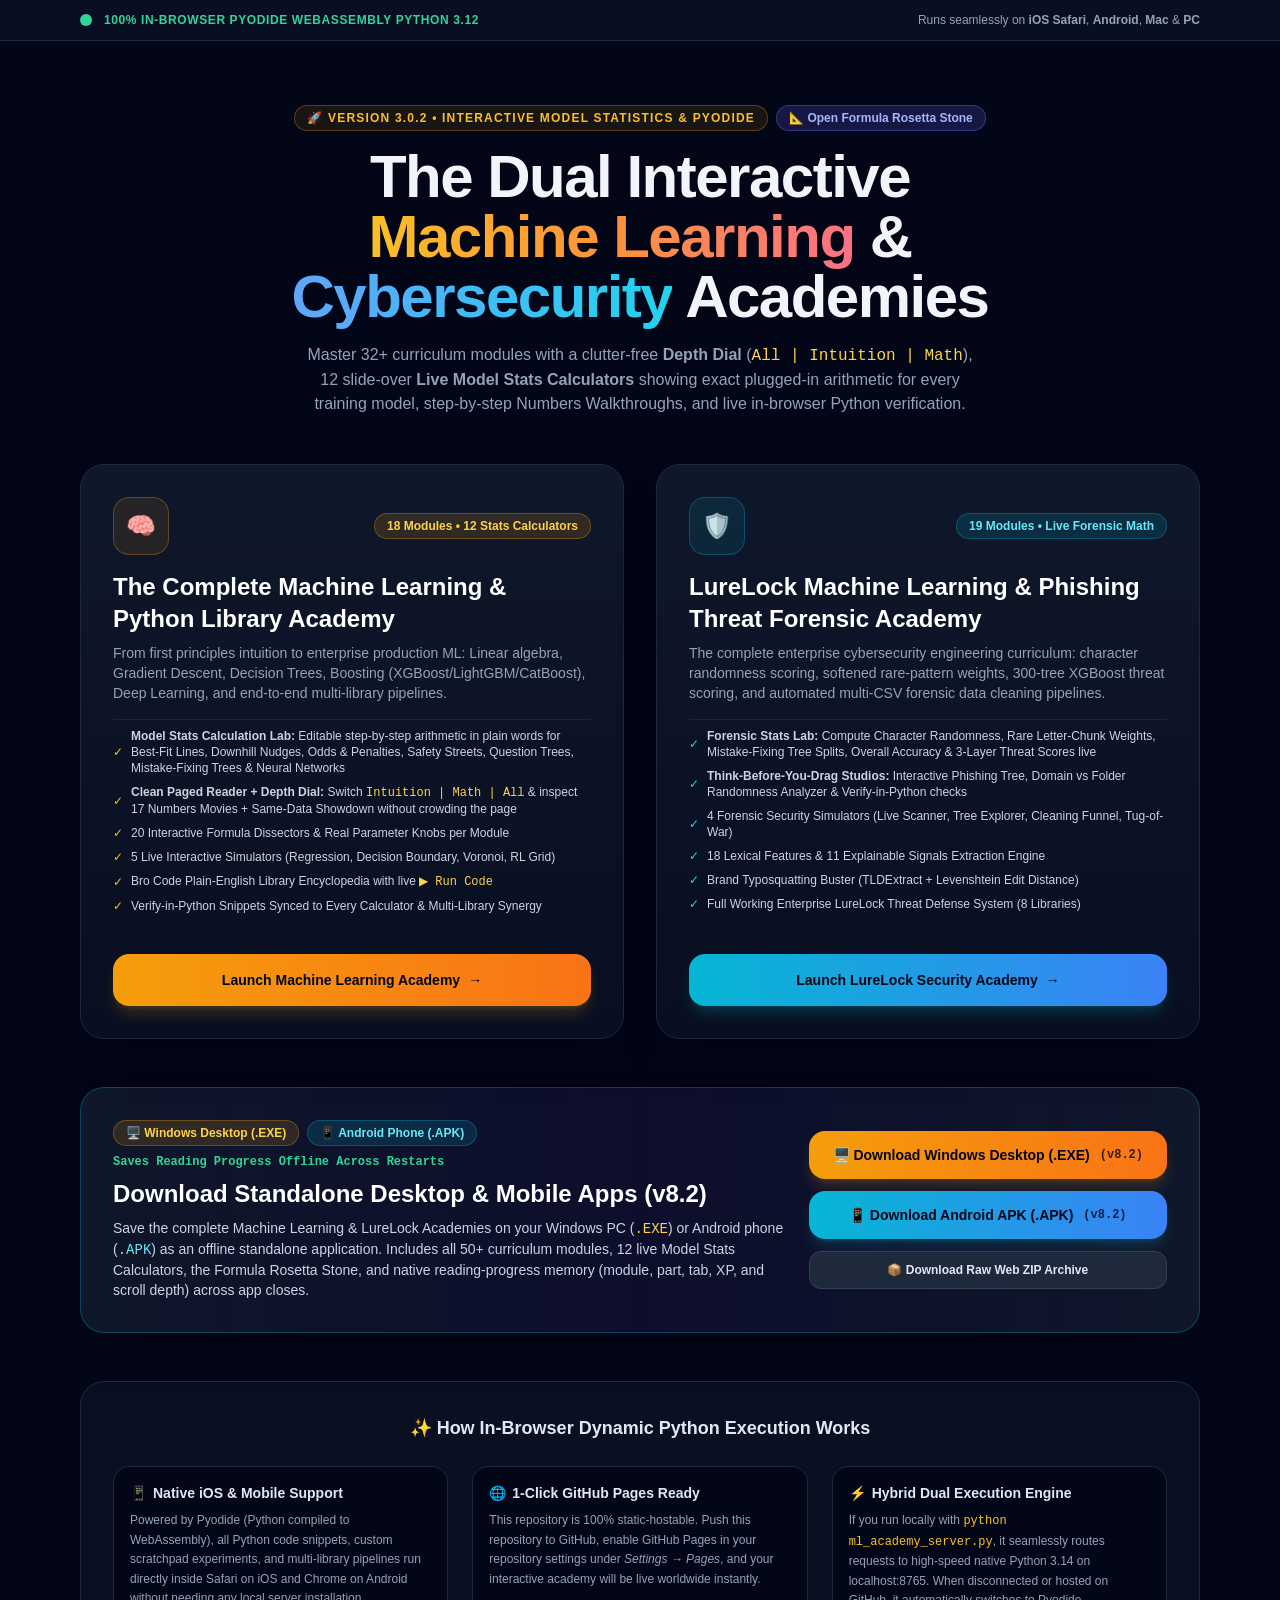
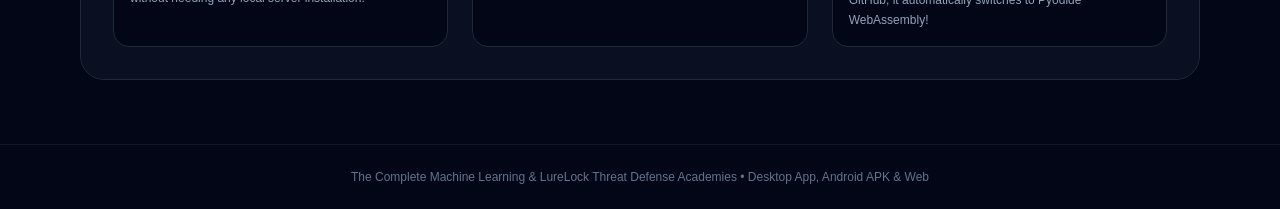
<file: index.html>
<!DOCTYPE html>
<html lang="en">
<head>
  <meta charset="UTF-8">
  <meta name="viewport" content="width=device-width, initial-scale=1.0, maximum-scale=5.0, user-scalable=yes">
  <title>Interactive Machine Learning & Cybersecurity Academies — GitHub Pages Hub</title>
  <style>
    body {
      font-family: 'Plus Jakarta Sans', -apple-system, BlinkMacSystemFont, "Segoe UI", Roboto, sans-serif;
      -webkit-font-smoothing: antialiased;
    }
    code, pre, .font-mono {
      font-family: 'JetBrains Mono', monospace;
    }
  </style>

  <style id="offline-tailwind">
*, ::before, ::after{--tw-border-spacing-x:0;--tw-border-spacing-y:0;--tw-translate-x:0;--tw-translate-y:0;--tw-rotate:0;--tw-skew-x:0;--tw-skew-y:0;--tw-scale-x:1;--tw-scale-y:1;--tw-pan-x: ;--tw-pan-y: ;--tw-pinch-zoom: ;--tw-scroll-snap-strictness:proximity;--tw-gradient-from-position: ;--tw-gradient-via-position: ;--tw-gradient-to-position: ;--tw-ordinal: ;--tw-slashed-zero: ;--tw-numeric-figure: ;--tw-numeric-spacing: ;--tw-numeric-fraction: ;--tw-ring-inset: ;--tw-ring-offset-width:0px;--tw-ring-offset-color:#fff;--tw-ring-color:rgb(59 130 246 / 0.5);--tw-ring-offset-shadow:0 0 #0000;--tw-ring-shadow:0 0 #0000;--tw-shadow:0 0 #0000;--tw-shadow-colored:0 0 #0000;--tw-blur: ;--tw-brightness: ;--tw-contrast: ;--tw-grayscale: ;--tw-hue-rotate: ;--tw-invert: ;--tw-saturate: ;--tw-sepia: ;--tw-drop-shadow: ;--tw-backdrop-blur: ;--tw-backdrop-brightness: ;--tw-backdrop-contrast: ;--tw-backdrop-grayscale: ;--tw-backdrop-hue-rotate: ;--tw-backdrop-invert: ;--tw-backdrop-opacity: ;--tw-backdrop-saturate: ;--tw-backdrop-sepia: ;--tw-contain-size: ;--tw-contain-layout: ;--tw-contain-paint: ;--tw-contain-style: }::backdrop{--tw-border-spacing-x:0;--tw-border-spacing-y:0;--tw-translate-x:0;--tw-translate-y:0;--tw-rotate:0;--tw-skew-x:0;--tw-skew-y:0;--tw-scale-x:1;--tw-scale-y:1;--tw-pan-x: ;--tw-pan-y: ;--tw-pinch-zoom: ;--tw-scroll-snap-strictness:proximity;--tw-gradient-from-position: ;--tw-gradient-via-position: ;--tw-gradient-to-position: ;--tw-ordinal: ;--tw-slashed-zero: ;--tw-numeric-figure: ;--tw-numeric-spacing: ;--tw-numeric-fraction: ;--tw-ring-inset: ;--tw-ring-offset-width:0px;--tw-ring-offset-color:#fff;--tw-ring-color:rgb(59 130 246 / 0.5);--tw-ring-offset-shadow:0 0 #0000;--tw-ring-shadow:0 0 #0000;--tw-shadow:0 0 #0000;--tw-shadow-colored:0 0 #0000;--tw-blur: ;--tw-brightness: ;--tw-contrast: ;--tw-grayscale: ;--tw-hue-rotate: ;--tw-invert: ;--tw-saturate: ;--tw-sepia: ;--tw-drop-shadow: ;--tw-backdrop-blur: ;--tw-backdrop-brightness: ;--tw-backdrop-contrast: ;--tw-backdrop-grayscale: ;--tw-backdrop-hue-rotate: ;--tw-backdrop-invert: ;--tw-backdrop-opacity: ;--tw-backdrop-saturate: ;--tw-backdrop-sepia: ;--tw-contain-size: ;--tw-contain-layout: ;--tw-contain-paint: ;--tw-contain-style: }/* ! tailwindcss v3.4.17 | MIT License | https://tailwindcss.com */*,::after,::before{box-sizing:border-box;border-width:0;border-style:solid;border-color:#e5e7eb}::after,::before{--tw-content:''}:host,html{line-height:1.5;-webkit-text-size-adjust:100%;-moz-tab-size:4;tab-size:4;font-family:ui-sans-serif, system-ui, sans-serif, "Apple Color Emoji", "Segoe UI Emoji", "Segoe UI Symbol", "Noto Color Emoji";font-feature-settings:normal;font-variation-settings:normal;-webkit-tap-highlight-color:transparent}body{margin:0;line-height:inherit}hr{height:0;color:inherit;border-top-width:1px}abbr:where([title]){-webkit-text-decoration:underline dotted;text-decoration:underline dotted}h1,h2,h3,h4,h5,h6{font-size:inherit;font-weight:inherit}a{color:inherit;text-decoration:inherit}b,strong{font-weight:bolder}code,kbd,pre,samp{font-family:ui-monospace, SFMono-Regular, Menlo, Monaco, Consolas, "Liberation Mono", "Courier New", monospace;font-feature-settings:normal;font-variation-settings:normal;font-size:1em}small{font-size:80%}sub,sup{font-size:75%;line-height:0;position:relative;vertical-align:baseline}sub{bottom:-.25em}sup{top:-.5em}table{text-indent:0;border-color:inherit;border-collapse:collapse}button,input,optgroup,select,textarea{font-family:inherit;font-feature-settings:inherit;font-variation-settings:inherit;font-size:100%;font-weight:inherit;line-height:inherit;letter-spacing:inherit;color:inherit;margin:0;padding:0}button,select{text-transform:none}button,input:where([type=button]),input:where([type=reset]),input:where([type=submit]){-webkit-appearance:button;background-color:transparent;background-image:none}:-moz-focusring{outline:auto}:-moz-ui-invalid{box-shadow:none}progress{vertical-align:baseline}::-webkit-inner-spin-button,::-webkit-outer-spin-button{height:auto}[type=search]{-webkit-appearance:textfield;outline-offset:-2px}::-webkit-search-decoration{-webkit-appearance:none}::-webkit-file-upload-button{-webkit-appearance:button;font:inherit}summary{display:list-item}blockquote,dd,dl,figure,h1,h2,h3,h4,h5,h6,hr,p,pre{margin:0}fieldset{margin:0;padding:0}legend{padding:0}menu,ol,ul{list-style:none;margin:0;padding:0}dialog{padding:0}textarea{resize:vertical}input::placeholder,textarea::placeholder{opacity:1;color:#9ca3af}[role=button],button{cursor:pointer}:disabled{cursor:default}audio,canvas,embed,iframe,img,object,svg,video{display:block;vertical-align:middle}img,video{max-width:100%;height:auto}[hidden]:where(:not([hidden=until-found])){display:none}.relative{position:relative}.sticky{position:sticky}.top-0{top:0px}.z-50{z-index:50}.mx-auto{margin-left:auto;margin-right:auto}.my-8{margin-top:2rem;margin-bottom:2rem}.mt-2{margin-top:0.5rem}.flex{display:flex}.inline-flex{display:inline-flex}.grid{display:grid}.hidden{display:none}.h-3{height:0.75rem}.min-h-screen{min-height:100vh}.w-3{width:0.75rem}.w-full{width:100%}.max-w-2xl{max-width:42rem}.max-w-3xl{max-width:48rem}.max-w-6xl{max-width:72rem}.flex-1{flex:1 1 0%}.flex-shrink-0{flex-shrink:0}@keyframes pulse{50%{opacity:.5}}.animate-pulse{animation:pulse 2s cubic-bezier(0.4, 0, 0.6, 1) infinite}.grid-cols-1{grid-template-columns:repeat(1, minmax(0, 1fr))}.flex-col{flex-direction:column}.flex-wrap{flex-wrap:wrap}.items-center{align-items:center}.justify-center{justify-content:center}.justify-between{justify-content:space-between}.gap-1\.5{gap:0.375rem}.gap-2{gap:0.5rem}.gap-2\.5{gap:0.625rem}.gap-3{gap:0.75rem}.gap-6{gap:1.5rem}.gap-8{gap:2rem}.space-y-12 > :not([hidden]) ~ :not([hidden]){--tw-space-y-reverse:0;margin-top:calc(3rem * calc(1 - var(--tw-space-y-reverse)));margin-bottom:calc(3rem * var(--tw-space-y-reverse))}.space-y-2 > :not([hidden]) ~ :not([hidden]){--tw-space-y-reverse:0;margin-top:calc(0.5rem * calc(1 - var(--tw-space-y-reverse)));margin-bottom:calc(0.5rem * var(--tw-space-y-reverse))}.space-y-4 > :not([hidden]) ~ :not([hidden]){--tw-space-y-reverse:0;margin-top:calc(1rem * calc(1 - var(--tw-space-y-reverse)));margin-bottom:calc(1rem * var(--tw-space-y-reverse))}.space-y-6 > :not([hidden]) ~ :not([hidden]){--tw-space-y-reverse:0;margin-top:calc(1.5rem * calc(1 - var(--tw-space-y-reverse)));margin-bottom:calc(1.5rem * var(--tw-space-y-reverse))}.whitespace-nowrap{white-space:nowrap}.rounded-2xl{border-radius:1rem}.rounded-3xl{border-radius:1.5rem}.rounded-full{border-radius:9999px}.rounded-xl{border-radius:0.75rem}.border{border-width:1px}.border-b{border-bottom-width:1px}.border-t{border-top-width:1px}.border-amber-500\/30{border-color:rgb(245 158 11 / 0.3)}.border-cyan-500\/30{border-color:rgb(6 182 212 / 0.3)}.border-indigo-500\/30{border-color:rgb(99 102 241 / 0.3)}.border-indigo-500\/40{border-color:rgb(99 102 241 / 0.4)}.border-slate-700{--tw-border-opacity:1;border-color:rgb(51 65 85 / var(--tw-border-opacity, 1))}.border-slate-800{--tw-border-opacity:1;border-color:rgb(30 41 59 / var(--tw-border-opacity, 1))}.border-slate-800\/80{border-color:rgb(30 41 59 / 0.8)}.border-slate-900{--tw-border-opacity:1;border-color:rgb(15 23 42 / var(--tw-border-opacity, 1))}.bg-amber-500\/10{background-color:rgb(245 158 11 / 0.1)}.bg-amber-500\/15{background-color:rgb(245 158 11 / 0.15)}.bg-cyan-500\/10{background-color:rgb(6 182 212 / 0.1)}.bg-cyan-500\/15{background-color:rgb(6 182 212 / 0.15)}.bg-emerald-400{--tw-bg-opacity:1;background-color:rgb(52 211 153 / var(--tw-bg-opacity, 1))}.bg-indigo-500\/20{background-color:rgb(99 102 241 / 0.2)}.bg-slate-800{--tw-bg-opacity:1;background-color:rgb(30 41 59 / var(--tw-bg-opacity, 1))}.bg-slate-900\/60{background-color:rgb(15 23 42 / 0.6)}.bg-slate-950{--tw-bg-opacity:1;background-color:rgb(2 6 23 / var(--tw-bg-opacity, 1))}.bg-gradient-to-b{background-image:linear-gradient(to bottom, var(--tw-gradient-stops))}.bg-gradient-to-r{background-image:linear-gradient(to right, var(--tw-gradient-stops))}.from-amber-400{--tw-gradient-from:#fbbf24 var(--tw-gradient-from-position);--tw-gradient-to:rgb(251 191 36 / 0) var(--tw-gradient-to-position);--tw-gradient-stops:var(--tw-gradient-from), var(--tw-gradient-to)}.from-amber-500{--tw-gradient-from:#f59e0b var(--tw-gradient-from-position);--tw-gradient-to:rgb(245 158 11 / 0) var(--tw-gradient-to-position);--tw-gradient-stops:var(--tw-gradient-from), var(--tw-gradient-to)}.from-blue-400{--tw-gradient-from:#60a5fa var(--tw-gradient-from-position);--tw-gradient-to:rgb(96 165 250 / 0) var(--tw-gradient-to-position);--tw-gradient-stops:var(--tw-gradient-from), var(--tw-gradient-to)}.from-cyan-500{--tw-gradient-from:#06b6d4 var(--tw-gradient-from-position);--tw-gradient-to:rgb(6 182 212 / 0) var(--tw-gradient-to-position);--tw-gradient-stops:var(--tw-gradient-from), var(--tw-gradient-to)}.from-emerald-500{--tw-gradient-from:#10b981 var(--tw-gradient-from-position);--tw-gradient-to:rgb(16 185 129 / 0) var(--tw-gradient-to-position);--tw-gradient-stops:var(--tw-gradient-from), var(--tw-gradient-to)}.from-slate-900{--tw-gradient-from:#0f172a var(--tw-gradient-from-position);--tw-gradient-to:rgb(15 23 42 / 0) var(--tw-gradient-to-position);--tw-gradient-stops:var(--tw-gradient-from), var(--tw-gradient-to)}.via-indigo-950\/40{--tw-gradient-to:rgb(30 27 75 / 0)  var(--tw-gradient-to-position);--tw-gradient-stops:var(--tw-gradient-from), rgb(30 27 75 / 0.4) var(--tw-gradient-via-position), var(--tw-gradient-to)}.via-orange-400{--tw-gradient-to:rgb(251 146 60 / 0)  var(--tw-gradient-to-position);--tw-gradient-stops:var(--tw-gradient-from), #fb923c var(--tw-gradient-via-position), var(--tw-gradient-to)}.to-blue-500{--tw-gradient-to:#3b82f6 var(--tw-gradient-to-position)}.to-cyan-400{--tw-gradient-to:#22d3ee var(--tw-gradient-to-position)}.to-orange-500{--tw-gradient-to:#f97316 var(--tw-gradient-to-position)}.to-rose-400{--tw-gradient-to:#fb7185 var(--tw-gradient-to-position)}.to-slate-900{--tw-gradient-to:#0f172a var(--tw-gradient-to-position)}.to-slate-900\/50{--tw-gradient-to:rgb(15 23 42 / 0.5) var(--tw-gradient-to-position)}.to-teal-500{--tw-gradient-to:#14b8a6 var(--tw-gradient-to-position)}.bg-clip-text{-webkit-background-clip:text;background-clip:text}.p-3{padding:0.75rem}.p-4{padding:1rem}.p-6{padding:1.5rem}.p-8{padding:2rem}.px-3{padding-left:0.75rem;padding-right:0.75rem}.px-4{padding-left:1rem;padding-right:1rem}.px-5{padding-left:1.25rem;padding-right:1.25rem}.px-6{padding-left:1.5rem;padding-right:1.5rem}.py-1{padding-top:0.25rem;padding-bottom:0.25rem}.py-12{padding-top:3rem;padding-bottom:3rem}.py-2\.5{padding-top:0.625rem;padding-bottom:0.625rem}.py-3{padding-top:0.75rem;padding-bottom:0.75rem}.py-3\.5{padding-top:0.875rem;padding-bottom:0.875rem}.py-4{padding-top:1rem;padding-bottom:1rem}.py-6{padding-top:1.5rem;padding-bottom:1.5rem}.pt-2{padding-top:0.5rem}.pt-4{padding-top:1rem}.text-center{text-align:center}.font-mono{font-family:ui-monospace, SFMono-Regular, Menlo, Monaco, Consolas, "Liberation Mono", "Courier New", monospace}.text-2xl{font-size:1.5rem;line-height:2rem}.text-3xl{font-size:1.875rem;line-height:2.25rem}.text-lg{font-size:1.125rem;line-height:1.75rem}.text-sm{font-size:0.875rem;line-height:1.25rem}.text-xl{font-size:1.25rem;line-height:1.75rem}.text-xs{font-size:0.75rem;line-height:1rem}.font-black{font-weight:900}.font-bold{font-weight:700}.font-semibold{font-weight:600}.uppercase{text-transform:uppercase}.leading-relaxed{line-height:1.625}.leading-tight{line-height:1.25}.tracking-tight{letter-spacing:-0.025em}.tracking-wider{letter-spacing:0.05em}.tracking-widest{letter-spacing:0.1em}.text-amber-300{--tw-text-opacity:1;color:rgb(252 211 77 / var(--tw-text-opacity, 1))}.text-amber-400{--tw-text-opacity:1;color:rgb(251 191 36 / var(--tw-text-opacity, 1))}.text-cyan-300{--tw-text-opacity:1;color:rgb(103 232 249 / var(--tw-text-opacity, 1))}.text-cyan-400{--tw-text-opacity:1;color:rgb(34 211 238 / var(--tw-text-opacity, 1))}.text-emerald-400{--tw-text-opacity:1;color:rgb(52 211 153 / var(--tw-text-opacity, 1))}.text-indigo-300{--tw-text-opacity:1;color:rgb(165 180 252 / var(--tw-text-opacity, 1))}.text-indigo-400{--tw-text-opacity:1;color:rgb(129 140 248 / var(--tw-text-opacity, 1))}.text-slate-100{--tw-text-opacity:1;color:rgb(241 245 249 / var(--tw-text-opacity, 1))}.text-slate-200{--tw-text-opacity:1;color:rgb(226 232 240 / var(--tw-text-opacity, 1))}.text-slate-300{--tw-text-opacity:1;color:rgb(203 213 225 / var(--tw-text-opacity, 1))}.text-slate-400{--tw-text-opacity:1;color:rgb(148 163 184 / var(--tw-text-opacity, 1))}.text-slate-500{--tw-text-opacity:1;color:rgb(100 116 139 / var(--tw-text-opacity, 1))}.text-slate-950{--tw-text-opacity:1;color:rgb(2 6 23 / var(--tw-text-opacity, 1))}.text-transparent{color:transparent}.text-white{--tw-text-opacity:1;color:rgb(255 255 255 / var(--tw-text-opacity, 1))}.opacity-80{opacity:0.8}.shadow-2xl{--tw-shadow:0 25px 50px -12px rgb(0 0 0 / 0.25);--tw-shadow-colored:0 25px 50px -12px var(--tw-shadow-color);box-shadow:var(--tw-ring-offset-shadow, 0 0 #0000), var(--tw-ring-shadow, 0 0 #0000), var(--tw-shadow)}.shadow-lg{--tw-shadow:0 10px 15px -3px rgb(0 0 0 / 0.1), 0 4px 6px -4px rgb(0 0 0 / 0.1);--tw-shadow-colored:0 10px 15px -3px var(--tw-shadow-color), 0 4px 6px -4px var(--tw-shadow-color);box-shadow:var(--tw-ring-offset-shadow, 0 0 #0000), var(--tw-ring-shadow, 0 0 #0000), var(--tw-shadow)}.shadow-amber-500\/20{--tw-shadow-color:rgb(245 158 11 / 0.2);--tw-shadow:var(--tw-shadow-colored)}.shadow-cyan-500\/20{--tw-shadow-color:rgb(6 182 212 / 0.2);--tw-shadow:var(--tw-shadow-colored)}.shadow-emerald-500\/20{--tw-shadow-color:rgb(16 185 129 / 0.2);--tw-shadow:var(--tw-shadow-colored)}.backdrop-blur-md{--tw-backdrop-blur:blur(12px);-webkit-backdrop-filter:var(--tw-backdrop-blur) var(--tw-backdrop-brightness) var(--tw-backdrop-contrast) var(--tw-backdrop-grayscale) var(--tw-backdrop-hue-rotate) var(--tw-backdrop-invert) var(--tw-backdrop-opacity) var(--tw-backdrop-saturate) var(--tw-backdrop-sepia);backdrop-filter:var(--tw-backdrop-blur) var(--tw-backdrop-brightness) var(--tw-backdrop-contrast) var(--tw-backdrop-grayscale) var(--tw-backdrop-hue-rotate) var(--tw-backdrop-invert) var(--tw-backdrop-opacity) var(--tw-backdrop-saturate) var(--tw-backdrop-sepia)}.transition-all{transition-property:all;transition-timing-function:cubic-bezier(0.4, 0, 0.2, 1);transition-duration:150ms}.transition-colors{transition-property:color, background-color, border-color, fill, stroke, -webkit-text-decoration-color;transition-property:color, background-color, border-color, text-decoration-color, fill, stroke;transition-property:color, background-color, border-color, text-decoration-color, fill, stroke, -webkit-text-decoration-color;transition-timing-function:cubic-bezier(0.4, 0, 0.2, 1);transition-duration:150ms}.duration-300{transition-duration:300ms}.selection\:bg-amber-500 *::selection{--tw-bg-opacity:1;background-color:rgb(245 158 11 / var(--tw-bg-opacity, 1))}.selection\:text-black *::selection{--tw-text-opacity:1;color:rgb(0 0 0 / var(--tw-text-opacity, 1))}.selection\:bg-amber-500::selection{--tw-bg-opacity:1;background-color:rgb(245 158 11 / var(--tw-bg-opacity, 1))}.selection\:text-black::selection{--tw-text-opacity:1;color:rgb(0 0 0 / var(--tw-text-opacity, 1))}.hover\:scale-\[1\.02\]:hover{--tw-scale-x:1.02;--tw-scale-y:1.02;transform:translate(var(--tw-translate-x), var(--tw-translate-y)) rotate(var(--tw-rotate)) skewX(var(--tw-skew-x)) skewY(var(--tw-skew-y)) scaleX(var(--tw-scale-x)) scaleY(var(--tw-scale-y))}.hover\:border-amber-500\/50:hover{border-color:rgb(245 158 11 / 0.5)}.hover\:border-cyan-500\/50:hover{border-color:rgb(6 182 212 / 0.5)}.hover\:bg-slate-700:hover{--tw-bg-opacity:1;background-color:rgb(51 65 85 / var(--tw-bg-opacity, 1))}.hover\:from-amber-400:hover{--tw-gradient-from:#fbbf24 var(--tw-gradient-from-position);--tw-gradient-to:rgb(251 191 36 / 0) var(--tw-gradient-to-position);--tw-gradient-stops:var(--tw-gradient-from), var(--tw-gradient-to)}.hover\:from-cyan-400:hover{--tw-gradient-from:#22d3ee var(--tw-gradient-from-position);--tw-gradient-to:rgb(34 211 238 / 0) var(--tw-gradient-to-position);--tw-gradient-stops:var(--tw-gradient-from), var(--tw-gradient-to)}.hover\:from-emerald-400:hover{--tw-gradient-from:#34d399 var(--tw-gradient-from-position);--tw-gradient-to:rgb(52 211 153 / 0) var(--tw-gradient-to-position);--tw-gradient-stops:var(--tw-gradient-from), var(--tw-gradient-to)}.hover\:to-blue-400:hover{--tw-gradient-to:#60a5fa var(--tw-gradient-to-position)}.hover\:to-orange-400:hover{--tw-gradient-to:#fb923c var(--tw-gradient-to-position)}.hover\:to-teal-400:hover{--tw-gradient-to:#2dd4bf var(--tw-gradient-to-position)}.active\:scale-\[0\.98\]:active{--tw-scale-x:0.98;--tw-scale-y:0.98;transform:translate(var(--tw-translate-x), var(--tw-translate-y)) rotate(var(--tw-rotate)) skewX(var(--tw-skew-x)) skewY(var(--tw-skew-y)) scaleX(var(--tw-scale-x)) scaleY(var(--tw-scale-y))}.group:hover .group-hover\:text-amber-400{--tw-text-opacity:1;color:rgb(251 191 36 / var(--tw-text-opacity, 1))}.group:hover .group-hover\:text-cyan-400{--tw-text-opacity:1;color:rgb(34 211 238 / var(--tw-text-opacity, 1))}@media (min-width: 640px){.sm\:inline{display:inline}.sm\:grid-cols-3{grid-template-columns:repeat(3, minmax(0, 1fr))}.sm\:flex-row{flex-direction:row}.sm\:p-8{padding:2rem}.sm\:text-2xl{font-size:1.5rem;line-height:2rem}.sm\:text-5xl{font-size:3rem;line-height:1}.sm\:text-base{font-size:1rem;line-height:1.5rem}.sm\:text-sm{font-size:0.875rem;line-height:1.25rem}}@media (min-width: 768px){.md\:w-auto{width:auto}.md\:grid-cols-2{grid-template-columns:repeat(2, minmax(0, 1fr))}.md\:flex-row{flex-direction:row}.md\:flex-col{flex-direction:column}}@media (min-width: 1024px){.lg\:py-16{padding-top:4rem;padding-bottom:4rem}.lg\:text-6xl{font-size:3.75rem;line-height:1}}
  </style>
  <script src="academy_progress.js"></script>
</head>
<body class="bg-slate-950 text-slate-100 min-h-screen flex flex-col selection:bg-amber-500 selection:text-black">

  <!-▶ Top Announcement Bar -->
  <header class="border-b border-slate-800 bg-slate-900/60 backdrop-blur-md sticky top-0 z-50">
    <div class="max-w-6xl mx-auto px-4 py-3 flex items-center justify-between flex-wrap gap-2">
      <div class="flex items-center gap-3">
        <span class="w-3 h-3 rounded-full bg-emerald-400 animate-pulse"></span>
        <span class="text-xs font-bold uppercase tracking-wider text-emerald-400">100% In-Browser Pyodide WebAssembly Python 3.12</span>
      </div>
      <div class="flex items-center gap-2 text-xs text-slate-400">
        <span>Runs seamlessly on <strong>iOS Safari</strong>, <strong>Android</strong>, <strong>Mac</strong> &amp; <strong>PC</strong></span>
      </div>
    </div>
  </header>

  <!-▶ Hero Section -->
  <main class="flex-1 max-w-6xl mx-auto px-4 py-12 lg:py-16 space-y-12 w-full">
    <div class="text-center space-y-4 max-w-3xl mx-auto">
      <div class="inline-flex flex-wrap items-center justify-center gap-2">
        <span class="inline-flex items-center gap-2 px-3 py-1 rounded-full bg-amber-500/10 border border-amber-500/30 text-amber-400 text-xs font-bold uppercase tracking-widest">
          🚀 Version 3.0.2 • Interactive Model Statistics &amp; Pyodide
        </span>
        <a href="machine_learning_formula_rosetta_stone.html" class="inline-flex items-center gap-1.5 px-3 py-1 rounded-full bg-indigo-500/20 hover:bg-slate-700 border border-indigo-500/40 text-indigo-300 text-xs font-bold transition-all">
          <span>📐 Open Formula Rosetta Stone</span>
        </a>
      </div>
      <h1 class="text-3xl sm:text-5xl lg:text-6xl font-black tracking-tight leading-tight">
        The Dual Interactive <br class="hidden sm:inline" />
        <span class="bg-gradient-to-r from-amber-400 via-orange-400 to-rose-400 bg-clip-text text-transparent">Machine Learning</span> &amp; <span class="bg-gradient-to-r from-blue-400 to-cyan-400 bg-clip-text text-transparent">Cybersecurity</span> Academies
      </h1>
      <p class="text-sm sm:text-base text-slate-400 leading-relaxed max-w-2xl mx-auto">
        Master 32+ curriculum modules with a clutter-free <strong>Depth Dial</strong> (<code class="text-amber-300 font-mono">All | Intuition | Math</code>), 12 slide-over <strong>Live Model Stats Calculators</strong> showing exact plugged-in arithmetic for every training model, step-by-step Numbers Walkthroughs, and live in-browser Python verification.
      </p>
    </div>

    <div id="v82-hub-resume-slot"></div>

    <!-▶ Dual Academy Action Cards -->
    <div class="grid grid-cols-1 md:grid-cols-2 gap-8">
      
      <!-▶ Card 1: Machine Learning Academy -->
      <div class="group relative rounded-3xl p-8 bg-gradient-to-b from-slate-900 to-slate-900/50 border border-slate-800 hover:border-amber-500/50 transition-all duration-300 shadow-2xl flex flex-col justify-between space-y-6">
        <div class="space-y-4">
          <div class="flex items-center justify-between">
            <span class="p-3 rounded-2xl bg-amber-500/10 border border-amber-500/30 text-2xl">🧠</span>
            <span class="px-3 py-1 rounded-full text-xs font-bold bg-amber-500/15 text-amber-300 border border-amber-500/30">18 Modules • 12 Stats Calculators</span>
          </div>
          <div>
            <h2 class="text-2xl font-bold text-white group-hover:text-amber-400 transition-colors">The Complete Machine Learning &amp; Python Library Academy</h2>
            <p class="text-xs sm:text-sm text-slate-400 mt-2 leading-relaxed">
              From first principles intuition to enterprise production ML: Linear algebra, Gradient Descent, Decision Trees, Boosting (XGBoost/LightGBM/CatBoost), Deep Learning, and end-to-end multi-library pipelines.
            </p>
          </div>

          <div class="space-y-2 pt-2 border-t border-slate-800/80 text-xs text-slate-300">
            <div class="flex items-center gap-2">
              <span class="text-amber-400">✓</span> <span><strong>Model Stats Calculation Lab:</strong> Editable step-by-step arithmetic in plain words for Best-Fit Lines, Downhill Nudges, Odds &amp; Penalties, Safety Streets, Question Trees, Mistake-Fixing Trees &amp; Neural Networks</span>
            </div>
            <div class="flex items-center gap-2">
              <span class="text-amber-400">✓</span> <span><strong>Clean Paged Reader + Depth Dial:</strong> Switch <code class="text-amber-300 font-mono">Intuition | Math | All</code> &amp; inspect 17 Numbers Movies + Same-Data Showdown without crowding the page</span>
            </div>
            <div class="flex items-center gap-2">
              <span class="text-amber-400">✓</span> <span>20 Interactive Formula Dissectors &amp; Real Parameter Knobs per Module</span>
            </div>
            <div class="flex items-center gap-2">
              <span class="text-amber-400">✓</span> <span>5 Live Interactive Simulators (Regression, Decision Boundary, Voronoi, RL Grid)</span>
            </div>
            <div class="flex items-center gap-2">
              <span class="text-amber-400">✓</span> <span>Bro Code Plain-English Library Encyclopedia with live <code class="text-amber-300 font-mono">▶ Run Code</code></span>
            </div>
            <div class="flex items-center gap-2">
              <span class="text-amber-400">✓</span> <span>Verify-in-Python Snippets Synced to Every Calculator &amp; Multi-Library Synergy</span>
            </div>
          </div>
        </div>

        <div class="pt-4">
          <a href="ml_interactive_academy.html" class="w-full inline-flex items-center justify-center gap-2 px-6 py-4 rounded-2xl font-bold text-sm bg-gradient-to-r from-amber-500 to-orange-500 hover:from-amber-400 hover:to-orange-400 text-slate-950 shadow-lg shadow-amber-500/20 transition-all hover:scale-[1.02] active:scale-[0.98]">
            <span>Launch Machine Learning Academy</span>
            <span>→</span>
          </a>
        </div>
      </div>

      <!-▶ Card 2: LureLock Phishing Academy -->
      <div class="group relative rounded-3xl p-8 bg-gradient-to-b from-slate-900 to-slate-900/50 border border-slate-800 hover:border-cyan-500/50 transition-all duration-300 shadow-2xl flex flex-col justify-between space-y-6">
        <div class="space-y-4">
          <div class="flex items-center justify-between">
            <span class="p-3 rounded-2xl bg-cyan-500/10 border border-cyan-500/30 text-2xl">🛡️</span>
            <span class="px-3 py-1 rounded-full text-xs font-bold bg-cyan-500/15 text-cyan-300 border border-cyan-500/30">19 Modules • Live Forensic Math</span>
          </div>
          <div>
            <h2 class="text-2xl font-bold text-white group-hover:text-cyan-400 transition-colors">LureLock Machine Learning &amp; Phishing Threat Forensic Academy</h2>
            <p class="text-xs sm:text-sm text-slate-400 mt-2 leading-relaxed">
              The complete enterprise cybersecurity engineering curriculum: character randomness scoring, softened rare-pattern weights, 300-tree XGBoost threat scoring, and automated multi-CSV forensic data cleaning pipelines.
            </p>
          </div>

          <div class="space-y-2 pt-2 border-t border-slate-800/80 text-xs text-slate-300">
            <div class="flex items-center gap-2">
              <span class="text-cyan-400">✓</span> <span><strong>Forensic Stats Lab:</strong> Compute Character Randomness, Rare Letter-Chunk Weights, Mistake-Fixing Tree Splits, Overall Accuracy &amp; 3-Layer Threat Scores live</span>
            </div>
            <div class="flex items-center gap-2">
              <span class="text-cyan-400">✓</span> <span><strong>Think-Before-You-Drag Studios:</strong> Interactive Phishing Tree, Domain vs Folder Randomness Analyzer &amp; Verify-in-Python checks</span>
            </div>
            <div class="flex items-center gap-2">
              <span class="text-cyan-400">✓</span> <span>4 Forensic Security Simulators (Live Scanner, Tree Explorer, Cleaning Funnel, Tug-of-War)</span>
            </div>
            <div class="flex items-center gap-2">
              <span class="text-cyan-400">✓</span> <span>18 Lexical Features &amp; 11 Explainable Signals Extraction Engine</span>
            </div>
            <div class="flex items-center gap-2">
              <span class="text-cyan-400">✓</span> <span>Brand Typosquatting Buster (TLDExtract + Levenshtein Edit Distance)</span>
            </div>
            <div class="flex items-center gap-2">
              <span class="text-cyan-400">✓</span> <span>Full Working Enterprise LureLock Threat Defense System (8 Libraries)</span>
            </div>
          </div>
        </div>

        <div class="pt-4">
          <a href="lurelock_interactive_academy.html" class="w-full inline-flex items-center justify-center gap-2 px-6 py-4 rounded-2xl font-bold text-sm bg-gradient-to-r from-cyan-500 to-blue-500 hover:from-cyan-400 hover:to-blue-400 text-slate-950 shadow-lg shadow-cyan-500/20 transition-all hover:scale-[1.02] active:scale-[0.98]">
            <span>Launch LureLock Security Academy</span>
            <span>→</span>
          </a>
        </div>
      </div>

    </div>

    <!-▶ Features Overview Banner -->
    
    <!-- Windows Desktop (.EXE) & Android (.APK) Offline Download Section -->
    <div id="v82-apk-card" class="rounded-3xl p-6 sm:p-8 bg-gradient-to-r from-slate-900 via-indigo-950/40 to-slate-900 border border-cyan-500/30 shadow-2xl flex flex-col md:flex-row items-center justify-between gap-6 my-8">
      <div class="space-y-2 max-w-2xl">
        <div class="flex items-center gap-2 flex-wrap">
          <span class="px-3 py-1 rounded-full text-xs font-bold bg-amber-500/15 text-amber-300 border border-amber-500/30">🖥️ Windows Desktop (.EXE)</span>
          <span class="px-3 py-1 rounded-full text-xs font-bold bg-cyan-500/15 text-cyan-300 border border-cyan-500/30">📱 Android Phone (.APK)</span>
          <span class="text-xs text-emerald-400 font-mono font-semibold">Saves Reading Progress Offline Across Restarts</span>
        </div>
        <h3 class="text-xl sm:text-2xl font-bold text-white">Download Standalone Desktop &amp; Mobile Apps (v8.2)</h3>
        <p class="text-xs sm:text-sm text-slate-300 leading-relaxed">
          Save the complete Machine Learning &amp; LureLock Academies on your Windows PC (<code class="text-amber-300 font-mono">.EXE</code>) or Android phone (<code class="text-cyan-300 font-mono">.APK</code>) as an offline standalone application. Includes all 50+ curriculum modules, 12 live Model Stats Calculators, the Formula Rosetta Stone, and native reading-progress memory (module, part, tab, XP, and scroll depth) across app closes.
        </p>
      </div>

      <div class="flex flex-col sm:flex-row md:flex-col gap-3 w-full md:w-auto flex-shrink-0">
        <a href="ML_LureLock_Academies_v8.2_Desktop.exe" download="ML_LureLock_Academies_v8.2_Desktop.exe" class="inline-flex items-center justify-center gap-2.5 px-6 py-3.5 rounded-2xl font-bold text-sm bg-gradient-to-r from-amber-500 to-orange-500 hover:from-amber-400 hover:to-orange-400 text-slate-950 shadow-lg shadow-amber-500/20 transition-all hover:scale-[1.02] active:scale-[0.98] whitespace-nowrap">
          <span>🖥️ Download Windows Desktop (.EXE)</span>
          <span class="text-xs font-mono font-semibold opacity-80">(v8.2)</span>
        </a>
        <a href="ML_LureLock_Academies_v8.2.apk" download="ML_LureLock_Academies_v8.2.apk" class="inline-flex items-center justify-center gap-2.5 px-6 py-3.5 rounded-2xl font-bold text-sm bg-gradient-to-r from-cyan-500 to-blue-500 hover:from-cyan-400 hover:to-blue-400 text-slate-950 shadow-lg shadow-cyan-500/20 transition-all hover:scale-[1.02] active:scale-[0.98] whitespace-nowrap">
          <span>📱 Download Android APK (.APK)</span>
          <span class="text-xs font-mono font-semibold opacity-80">(v8.2)</span>
        </a>
        <a href="../../ML_and_LureLock_Interactive_Academies-v8.zip" download class="inline-flex items-center justify-center gap-2.5 px-5 py-2.5 rounded-xl font-semibold text-xs bg-slate-800 hover:bg-slate-700 text-slate-200 border border-slate-700 transition-all whitespace-nowrap">
          <span>📦 Download Raw Web ZIP Archive</span>
        </a>
      </div>
    </div>


    <div class="p-6 sm:p-8 rounded-3xl bg-slate-900/60 border border-slate-800 space-y-6">
      <h3 class="text-lg font-bold text-center text-slate-200">✨ How In-Browser Dynamic Python Execution Works</h3>
      <div class="grid grid-cols-1 sm:grid-cols-3 gap-6 text-xs text-slate-400 leading-relaxed">
        <div class="space-y-2 p-4 rounded-2xl bg-slate-950 border border-slate-800">
          <div class="font-bold text-slate-200 text-sm flex items-center gap-1.5">
            <span>📱</span> <span>Native iOS &amp; Mobile Support</span>
          </div>
          <p>Powered by Pyodide (Python compiled to WebAssembly), all Python code snippets, custom scratchpad experiments, and multi-library pipelines run directly inside Safari on iOS and Chrome on Android without needing any local server installation.</p>
        </div>
        <div class="space-y-2 p-4 rounded-2xl bg-slate-950 border border-slate-800">
          <div class="font-bold text-slate-200 text-sm flex items-center gap-1.5">
            <span>🌐</span> <span>1-Click GitHub Pages Ready</span>
          </div>
          <p>This repository is 100% static-hostable. Push this repository to GitHub, enable GitHub Pages in your repository settings under <em>Settings → Pages</em>, and your interactive academy will be live worldwide instantly.</p>
        </div>
        <div class="space-y-2 p-4 rounded-2xl bg-slate-950 border border-slate-800">
          <div class="font-bold text-slate-200 text-sm flex items-center gap-1.5">
            <span>⚡</span> <span>Hybrid Dual Execution Engine</span>
          </div>
          <p>If you run locally with <code class="text-amber-400">python ml_academy_server.py</code>, it seamlessly routes requests to high-speed native Python 3.14 on localhost:8765. When disconnected or hosted on GitHub, it automatically switches to Pyodide WebAssembly!</p>
        </div>
      </div>
    </div>
  </main>

  <!-▶ Footer -->
  <footer class="border-t border-slate-900 py-6 text-center text-xs text-slate-500">
    <p>The Complete Machine Learning &amp; LureLock Threat Defense Academies • Desktop App, Android APK &amp; Web</p>
  </footer>

  <script>
    document.addEventListener('DOMContentLoaded', function () {
      if (window.AcademyProgress) {
        window.AcademyProgress.renderHubResumeBanner('v82-hub-resume-slot');
        if (window.AcademyProgress.isEmbeddedApp && window.AcademyProgress.isEmbeddedApp()) {
          var apkCard = document.getElementById('v82-apk-card');
          if (apkCard) apkCard.style.display = 'none';
        }
      } else if (window.AndroidProgressBridge) {
        var apkCard2 = document.getElementById('v82-apk-card');
        if (apkCard2) apkCard2.style.display = 'none';
      }
    });
  </script>
</body>
</html>
</file>
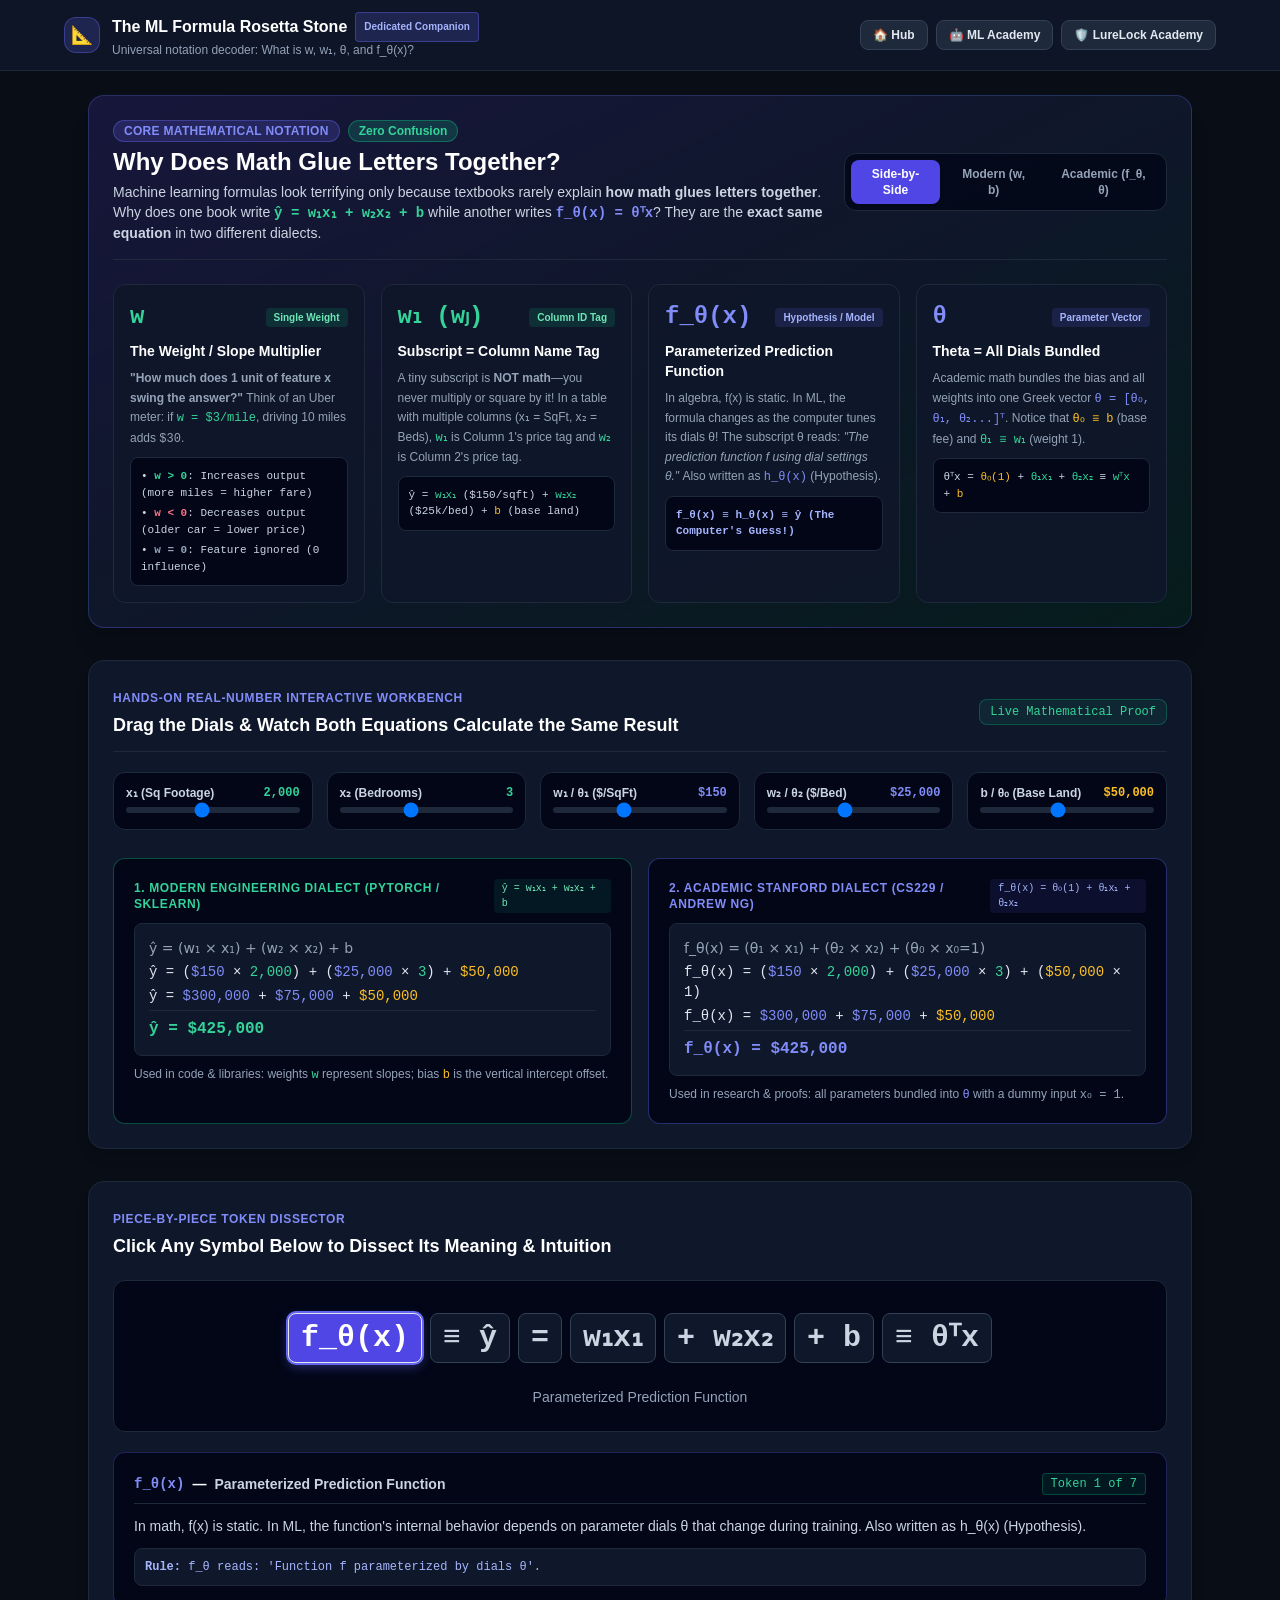
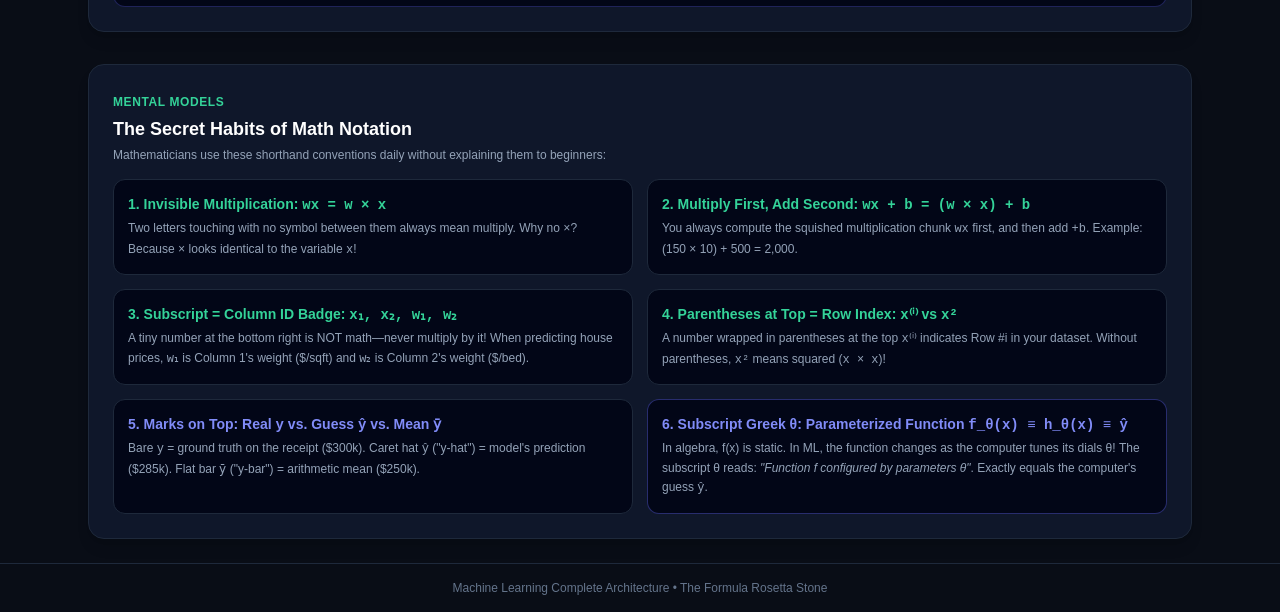
<file: machine_learning_formula_rosetta_stone.html>
<!DOCTYPE html>
<html lang="en">
<head>
  <meta charset="utf-8" />
  <meta name="viewport" content="width=device-width, initial-scale=1.0, maximum-scale=1.0, user-scalable=no" />
  <title>The Machine Learning Formula Rosetta Stone • What is w, w₁, and f_θ?</title>
  <style>
    :root {
      --bg: #090d16;
      --card: #0f172a;
      --card-border: #1e293b;
      --text: #f8fafc;
      --muted: #94a3b8;
      --primary: #6366f1;
      --emerald: #10b981;
    }
    body {
      background-color: var(--bg);
      color: var(--text);
      font-family: -apple-system, BlinkMacSystemFont, "Segoe UI", Roboto, "Helvetica Neue", Arial, sans-serif;
      touch-action: manipulation;
    }
    .token-pill {
      cursor: pointer;
      transition: all 0.2s ease;
      user-select: none;
    }
    .token-pill:hover {
      transform: translateY(-2px);
      filter: brightness(1.2);
    }
    .token-pill.active {
      box-shadow: 0 0 0 2px #6366f1, 0 4px 12px rgba(99, 102, 241, 0.4);
    }
  </style>

  <style id="offline-tailwind">
*, ::before, ::after{--tw-border-spacing-x:0;--tw-border-spacing-y:0;--tw-translate-x:0;--tw-translate-y:0;--tw-rotate:0;--tw-skew-x:0;--tw-skew-y:0;--tw-scale-x:1;--tw-scale-y:1;--tw-pan-x: ;--tw-pan-y: ;--tw-pinch-zoom: ;--tw-scroll-snap-strictness:proximity;--tw-gradient-from-position: ;--tw-gradient-via-position: ;--tw-gradient-to-position: ;--tw-ordinal: ;--tw-slashed-zero: ;--tw-numeric-figure: ;--tw-numeric-spacing: ;--tw-numeric-fraction: ;--tw-ring-inset: ;--tw-ring-offset-width:0px;--tw-ring-offset-color:#fff;--tw-ring-color:rgb(59 130 246 / 0.5);--tw-ring-offset-shadow:0 0 #0000;--tw-ring-shadow:0 0 #0000;--tw-shadow:0 0 #0000;--tw-shadow-colored:0 0 #0000;--tw-blur: ;--tw-brightness: ;--tw-contrast: ;--tw-grayscale: ;--tw-hue-rotate: ;--tw-invert: ;--tw-saturate: ;--tw-sepia: ;--tw-drop-shadow: ;--tw-backdrop-blur: ;--tw-backdrop-brightness: ;--tw-backdrop-contrast: ;--tw-backdrop-grayscale: ;--tw-backdrop-hue-rotate: ;--tw-backdrop-invert: ;--tw-backdrop-opacity: ;--tw-backdrop-saturate: ;--tw-backdrop-sepia: ;--tw-contain-size: ;--tw-contain-layout: ;--tw-contain-paint: ;--tw-contain-style: }::backdrop{--tw-border-spacing-x:0;--tw-border-spacing-y:0;--tw-translate-x:0;--tw-translate-y:0;--tw-rotate:0;--tw-skew-x:0;--tw-skew-y:0;--tw-scale-x:1;--tw-scale-y:1;--tw-pan-x: ;--tw-pan-y: ;--tw-pinch-zoom: ;--tw-scroll-snap-strictness:proximity;--tw-gradient-from-position: ;--tw-gradient-via-position: ;--tw-gradient-to-position: ;--tw-ordinal: ;--tw-slashed-zero: ;--tw-numeric-figure: ;--tw-numeric-spacing: ;--tw-numeric-fraction: ;--tw-ring-inset: ;--tw-ring-offset-width:0px;--tw-ring-offset-color:#fff;--tw-ring-color:rgb(59 130 246 / 0.5);--tw-ring-offset-shadow:0 0 #0000;--tw-ring-shadow:0 0 #0000;--tw-shadow:0 0 #0000;--tw-shadow-colored:0 0 #0000;--tw-blur: ;--tw-brightness: ;--tw-contrast: ;--tw-grayscale: ;--tw-hue-rotate: ;--tw-invert: ;--tw-saturate: ;--tw-sepia: ;--tw-drop-shadow: ;--tw-backdrop-blur: ;--tw-backdrop-brightness: ;--tw-backdrop-contrast: ;--tw-backdrop-grayscale: ;--tw-backdrop-hue-rotate: ;--tw-backdrop-invert: ;--tw-backdrop-opacity: ;--tw-backdrop-saturate: ;--tw-backdrop-sepia: ;--tw-contain-size: ;--tw-contain-layout: ;--tw-contain-paint: ;--tw-contain-style: }/* ! tailwindcss v3.4.17 | MIT License | https://tailwindcss.com */*,::after,::before{box-sizing:border-box;border-width:0;border-style:solid;border-color:#e5e7eb}::after,::before{--tw-content:''}:host,html{line-height:1.5;-webkit-text-size-adjust:100%;-moz-tab-size:4;tab-size:4;font-family:ui-sans-serif, system-ui, sans-serif, "Apple Color Emoji", "Segoe UI Emoji", "Segoe UI Symbol", "Noto Color Emoji";font-feature-settings:normal;font-variation-settings:normal;-webkit-tap-highlight-color:transparent}body{margin:0;line-height:inherit}hr{height:0;color:inherit;border-top-width:1px}abbr:where([title]){-webkit-text-decoration:underline dotted;text-decoration:underline dotted}h1,h2,h3,h4,h5,h6{font-size:inherit;font-weight:inherit}a{color:inherit;text-decoration:inherit}b,strong{font-weight:bolder}code,kbd,pre,samp{font-family:ui-monospace, SFMono-Regular, Menlo, Monaco, Consolas, "Liberation Mono", "Courier New", monospace;font-feature-settings:normal;font-variation-settings:normal;font-size:1em}small{font-size:80%}sub,sup{font-size:75%;line-height:0;position:relative;vertical-align:baseline}sub{bottom:-.25em}sup{top:-.5em}table{text-indent:0;border-color:inherit;border-collapse:collapse}button,input,optgroup,select,textarea{font-family:inherit;font-feature-settings:inherit;font-variation-settings:inherit;font-size:100%;font-weight:inherit;line-height:inherit;letter-spacing:inherit;color:inherit;margin:0;padding:0}button,select{text-transform:none}button,input:where([type=button]),input:where([type=reset]),input:where([type=submit]){-webkit-appearance:button;background-color:transparent;background-image:none}:-moz-focusring{outline:auto}:-moz-ui-invalid{box-shadow:none}progress{vertical-align:baseline}::-webkit-inner-spin-button,::-webkit-outer-spin-button{height:auto}[type=search]{-webkit-appearance:textfield;outline-offset:-2px}::-webkit-search-decoration{-webkit-appearance:none}::-webkit-file-upload-button{-webkit-appearance:button;font:inherit}summary{display:list-item}blockquote,dd,dl,figure,h1,h2,h3,h4,h5,h6,hr,p,pre{margin:0}fieldset{margin:0;padding:0}legend{padding:0}menu,ol,ul{list-style:none;margin:0;padding:0}dialog{padding:0}textarea{resize:vertical}input::placeholder,textarea::placeholder{opacity:1;color:#9ca3af}[role=button],button{cursor:pointer}:disabled{cursor:default}audio,canvas,embed,iframe,img,object,svg,video{display:block;vertical-align:middle}img,video{max-width:100%;height:auto}[hidden]:where(:not([hidden=until-found])){display:none}.sticky{position:sticky}.top-0{top:0px}.z-50{z-index:50}.mx-auto{margin-left:auto;margin-right:auto}.mb-1{margin-bottom:0.25rem}.mt-0\.5{margin-top:0.125rem}.mt-1{margin-top:0.25rem}.mt-2{margin-top:0.5rem}.flex{display:flex}.grid{display:grid}.h-1\.5{height:0.375rem}.h-9{height:2.25rem}.min-h-screen{min-height:100vh}.w-9{width:2.25rem}.w-full{width:100%}.max-w-3xl{max-width:48rem}.max-w-6xl{max-width:72rem}.flex-1{flex:1 1 0%}.cursor-pointer{cursor:pointer}.appearance-none{-webkit-appearance:none;appearance:none}.grid-cols-1{grid-template-columns:repeat(1, minmax(0, 1fr))}.flex-col{flex-direction:column}.flex-wrap{flex-wrap:wrap}.items-center{align-items:center}.justify-center{justify-content:center}.justify-between{justify-content:space-between}.gap-1{gap:0.25rem}.gap-1\.5{gap:0.375rem}.gap-2{gap:0.5rem}.gap-3{gap:0.75rem}.gap-3\.5{gap:0.875rem}.gap-4{gap:1rem}.space-y-1 > :not([hidden]) ~ :not([hidden]){--tw-space-y-reverse:0;margin-top:calc(0.25rem * calc(1 - var(--tw-space-y-reverse)));margin-bottom:calc(0.25rem * var(--tw-space-y-reverse))}.space-y-1\.5 > :not([hidden]) ~ :not([hidden]){--tw-space-y-reverse:0;margin-top:calc(0.375rem * calc(1 - var(--tw-space-y-reverse)));margin-bottom:calc(0.375rem * var(--tw-space-y-reverse))}.space-y-2 > :not([hidden]) ~ :not([hidden]){--tw-space-y-reverse:0;margin-top:calc(0.5rem * calc(1 - var(--tw-space-y-reverse)));margin-bottom:calc(0.5rem * var(--tw-space-y-reverse))}.space-y-2\.5 > :not([hidden]) ~ :not([hidden]){--tw-space-y-reverse:0;margin-top:calc(0.625rem * calc(1 - var(--tw-space-y-reverse)));margin-bottom:calc(0.625rem * var(--tw-space-y-reverse))}.space-y-3 > :not([hidden]) ~ :not([hidden]){--tw-space-y-reverse:0;margin-top:calc(0.75rem * calc(1 - var(--tw-space-y-reverse)));margin-bottom:calc(0.75rem * var(--tw-space-y-reverse))}.space-y-4 > :not([hidden]) ~ :not([hidden]){--tw-space-y-reverse:0;margin-top:calc(1rem * calc(1 - var(--tw-space-y-reverse)));margin-bottom:calc(1rem * var(--tw-space-y-reverse))}.space-y-5 > :not([hidden]) ~ :not([hidden]){--tw-space-y-reverse:0;margin-top:calc(1.25rem * calc(1 - var(--tw-space-y-reverse)));margin-bottom:calc(1.25rem * var(--tw-space-y-reverse))}.space-y-8 > :not([hidden]) ~ :not([hidden]){--tw-space-y-reverse:0;margin-top:calc(2rem * calc(1 - var(--tw-space-y-reverse)));margin-bottom:calc(2rem * var(--tw-space-y-reverse))}.self-start{align-self:flex-start}.rounded{border-radius:0.25rem}.rounded-2xl{border-radius:1rem}.rounded-full{border-radius:9999px}.rounded-lg{border-radius:0.5rem}.rounded-xl{border-radius:0.75rem}.border{border-width:1px}.border-b{border-bottom-width:1px}.border-t{border-top-width:1px}.border-emerald-500\/30{border-color:rgb(16 185 129 / 0.3)}.border-emerald-500\/40{border-color:rgb(16 185 129 / 0.4)}.border-indigo-500\/30{border-color:rgb(99 102 241 / 0.3)}.border-indigo-500\/40{border-color:rgb(99 102 241 / 0.4)}.border-slate-700{--tw-border-opacity:1;border-color:rgb(51 65 85 / var(--tw-border-opacity, 1))}.border-slate-800{--tw-border-opacity:1;border-color:rgb(30 41 59 / var(--tw-border-opacity, 1))}.bg-emerald-500\/10{background-color:rgb(16 185 129 / 0.1)}.bg-emerald-500\/15{background-color:rgb(16 185 129 / 0.15)}.bg-emerald-500\/20{background-color:rgb(16 185 129 / 0.2)}.bg-emerald-600{--tw-bg-opacity:1;background-color:rgb(5 150 105 / var(--tw-bg-opacity, 1))}.bg-indigo-500\/10{background-color:rgb(99 102 241 / 0.1)}.bg-indigo-500\/15{background-color:rgb(99 102 241 / 0.15)}.bg-indigo-500\/20{background-color:rgb(99 102 241 / 0.2)}.bg-indigo-600{--tw-bg-opacity:1;background-color:rgb(79 70 229 / var(--tw-bg-opacity, 1))}.bg-slate-800{--tw-bg-opacity:1;background-color:rgb(30 41 59 / var(--tw-bg-opacity, 1))}.bg-slate-900{--tw-bg-opacity:1;background-color:rgb(15 23 42 / var(--tw-bg-opacity, 1))}.bg-slate-900\/90{background-color:rgb(15 23 42 / 0.9)}.bg-slate-950{--tw-bg-opacity:1;background-color:rgb(2 6 23 / var(--tw-bg-opacity, 1))}.bg-slate-950\/80{background-color:rgb(2 6 23 / 0.8)}.bg-gradient-to-br{background-image:linear-gradient(to bottom right, var(--tw-gradient-stops))}.from-indigo-950\/70{--tw-gradient-from:rgb(30 27 75 / 0.7) var(--tw-gradient-from-position);--tw-gradient-to:rgb(30 27 75 / 0) var(--tw-gradient-to-position);--tw-gradient-stops:var(--tw-gradient-from), var(--tw-gradient-to)}.via-slate-900{--tw-gradient-to:rgb(15 23 42 / 0)  var(--tw-gradient-to-position);--tw-gradient-stops:var(--tw-gradient-from), #0f172a var(--tw-gradient-via-position), var(--tw-gradient-to)}.to-emerald-950\/50{--tw-gradient-to:rgb(2 44 34 / 0.5) var(--tw-gradient-to-position)}.p-1\.5{padding:0.375rem}.p-2\.5{padding:0.625rem}.p-3{padding:0.75rem}.p-3\.5{padding:0.875rem}.p-4{padding:1rem}.p-5{padding:1.25rem}.p-6{padding:1.5rem}.px-2{padding-left:0.5rem;padding-right:0.5rem}.px-2\.5{padding-left:0.625rem;padding-right:0.625rem}.px-3{padding-left:0.75rem;padding-right:0.75rem}.px-4{padding-left:1rem;padding-right:1rem}.py-0\.5{padding-top:0.125rem;padding-bottom:0.125rem}.py-1{padding-top:0.25rem;padding-bottom:0.25rem}.py-1\.5{padding-top:0.375rem;padding-bottom:0.375rem}.py-2{padding-top:0.5rem;padding-bottom:0.5rem}.py-3{padding-top:0.75rem;padding-bottom:0.75rem}.py-4{padding-top:1rem;padding-bottom:1rem}.pb-2{padding-bottom:0.5rem}.pb-3{padding-bottom:0.75rem}.pb-4{padding-bottom:1rem}.pt-1\.5{padding-top:0.375rem}.pt-2{padding-top:0.5rem}.text-center{text-align:center}.font-mono{font-family:ui-monospace, SFMono-Regular, Menlo, Monaco, Consolas, "Liberation Mono", "Courier New", monospace}.font-sans{font-family:ui-sans-serif, system-ui, sans-serif, "Apple Color Emoji", "Segoe UI Emoji", "Segoe UI Symbol", "Noto Color Emoji"}.font-serif{font-family:ui-serif, Georgia, Cambria, "Times New Roman", Times, serif}.text-2xl{font-size:1.5rem;line-height:2rem}.text-\[10px\]{font-size:10px}.text-\[11px\]{font-size:11px}.text-base{font-size:1rem;line-height:1.5rem}.text-lg{font-size:1.125rem;line-height:1.75rem}.text-sm{font-size:0.875rem;line-height:1.25rem}.text-xl{font-size:1.25rem;line-height:1.75rem}.text-xs{font-size:0.75rem;line-height:1rem}.font-black{font-weight:900}.font-bold{font-weight:700}.font-semibold{font-weight:600}.uppercase{text-transform:uppercase}.leading-relaxed{line-height:1.625}.tracking-wide{letter-spacing:0.025em}.tracking-wider{letter-spacing:0.05em}.text-amber-400{--tw-text-opacity:1;color:rgb(251 191 36 / var(--tw-text-opacity, 1))}.text-emerald-300{--tw-text-opacity:1;color:rgb(110 231 183 / var(--tw-text-opacity, 1))}.text-emerald-400{--tw-text-opacity:1;color:rgb(52 211 153 / var(--tw-text-opacity, 1))}.text-indigo-300{--tw-text-opacity:1;color:rgb(165 180 252 / var(--tw-text-opacity, 1))}.text-indigo-400{--tw-text-opacity:1;color:rgb(129 140 248 / var(--tw-text-opacity, 1))}.text-rose-400{--tw-text-opacity:1;color:rgb(251 113 133 / var(--tw-text-opacity, 1))}.text-slate-200{--tw-text-opacity:1;color:rgb(226 232 240 / var(--tw-text-opacity, 1))}.text-slate-300{--tw-text-opacity:1;color:rgb(203 213 225 / var(--tw-text-opacity, 1))}.text-slate-400{--tw-text-opacity:1;color:rgb(148 163 184 / var(--tw-text-opacity, 1))}.text-slate-500{--tw-text-opacity:1;color:rgb(100 116 139 / var(--tw-text-opacity, 1))}.text-white{--tw-text-opacity:1;color:rgb(255 255 255 / var(--tw-text-opacity, 1))}.antialiased{-webkit-font-smoothing:antialiased;-moz-osx-font-smoothing:grayscale}.shadow-lg{--tw-shadow:0 10px 15px -3px rgb(0 0 0 / 0.1), 0 4px 6px -4px rgb(0 0 0 / 0.1);--tw-shadow-colored:0 10px 15px -3px var(--tw-shadow-color), 0 4px 6px -4px var(--tw-shadow-color);box-shadow:var(--tw-ring-offset-shadow, 0 0 #0000), var(--tw-ring-shadow, 0 0 #0000), var(--tw-shadow)}.shadow-sm{--tw-shadow:0 1px 2px 0 rgb(0 0 0 / 0.05);--tw-shadow-colored:0 1px 2px 0 var(--tw-shadow-color);box-shadow:var(--tw-ring-offset-shadow, 0 0 #0000), var(--tw-ring-shadow, 0 0 #0000), var(--tw-shadow)}.shadow-xl{--tw-shadow:0 20px 25px -5px rgb(0 0 0 / 0.1), 0 8px 10px -6px rgb(0 0 0 / 0.1);--tw-shadow-colored:0 20px 25px -5px var(--tw-shadow-color), 0 8px 10px -6px var(--tw-shadow-color);box-shadow:var(--tw-ring-offset-shadow, 0 0 #0000), var(--tw-ring-shadow, 0 0 #0000), var(--tw-shadow)}.backdrop-blur-md{--tw-backdrop-blur:blur(12px);-webkit-backdrop-filter:var(--tw-backdrop-blur) var(--tw-backdrop-brightness) var(--tw-backdrop-contrast) var(--tw-backdrop-grayscale) var(--tw-backdrop-hue-rotate) var(--tw-backdrop-invert) var(--tw-backdrop-opacity) var(--tw-backdrop-saturate) var(--tw-backdrop-sepia);backdrop-filter:var(--tw-backdrop-blur) var(--tw-backdrop-brightness) var(--tw-backdrop-contrast) var(--tw-backdrop-grayscale) var(--tw-backdrop-hue-rotate) var(--tw-backdrop-invert) var(--tw-backdrop-opacity) var(--tw-backdrop-saturate) var(--tw-backdrop-sepia)}.transition-all{transition-property:all;transition-timing-function:cubic-bezier(0.4, 0, 0.2, 1);transition-duration:150ms}.hover\:border-emerald-500\/50:hover{border-color:rgb(16 185 129 / 0.5)}.hover\:border-indigo-500\/50:hover{border-color:rgb(99 102 241 / 0.5)}.hover\:bg-slate-700:hover{--tw-bg-opacity:1;background-color:rgb(51 65 85 / var(--tw-bg-opacity, 1))}.hover\:text-white:hover{--tw-text-opacity:1;color:rgb(255 255 255 / var(--tw-text-opacity, 1))}@media (min-width: 640px){.sm\:col-span-2{grid-column:span 2 / span 2}.sm\:grid-cols-2{grid-template-columns:repeat(2, minmax(0, 1fr))}.sm\:flex-row{flex-direction:row}.sm\:items-center{align-items:center}.sm\:p-5{padding:1.25rem}.sm\:p-6{padding:1.5rem}.sm\:text-2xl{font-size:1.5rem;line-height:2rem}.sm\:text-3xl{font-size:1.875rem;line-height:2.25rem}.sm\:text-base{font-size:1rem;line-height:1.5rem}.sm\:text-lg{font-size:1.125rem;line-height:1.75rem}.sm\:text-sm{font-size:0.875rem;line-height:1.25rem}}@media (min-width: 768px){.md\:grid-cols-2{grid-template-columns:repeat(2, minmax(0, 1fr))}}@media (min-width: 1024px){.lg\:col-span-1{grid-column:span 1 / span 1}.lg\:grid-cols-4{grid-template-columns:repeat(4, minmax(0, 1fr))}.lg\:grid-cols-5{grid-template-columns:repeat(5, minmax(0, 1fr))}.lg\:flex-row{flex-direction:row}.lg\:items-center{align-items:center}.lg\:self-center{align-self:center}}
  </style>
  <script src="academy_progress.js"></script>
</head>
<body class="min-h-screen flex flex-col antialiased">
  <!-- Top Navigation Header -->
  <header class="sticky top-0 z-50 bg-slate-900/90 backdrop-blur-md border-b border-slate-800 px-4 py-3">
    <div class="max-w-6xl mx-auto flex flex-wrap items-center justify-between gap-3">
      <div class="flex items-center gap-3">
        <div class="w-9 h-9 rounded-xl bg-indigo-500/20 border border-indigo-500/40 flex items-center justify-center text-lg font-bold">
          📐
        </div>
        <div>
          <h1 class="text-sm sm:text-base font-bold text-white flex items-center gap-2">
            <span>The ML Formula Rosetta Stone</span>
            <span class="px-2 py-0.5 rounded text-[10px] font-bold bg-indigo-500/20 text-indigo-300 border border-indigo-500/40">Dedicated Companion</span>
          </h1>
          <p class="text-xs text-slate-400">Universal notation decoder: What is w, w₁, θ, and f_θ(x)?</p>
        </div>
      </div>

      <!-- Quick Links back to Academies -->
      <div class="flex items-center gap-2 text-xs">
        <a href="index.html" class="px-3 py-1.5 rounded-lg bg-slate-800 hover:bg-slate-700 text-slate-200 border border-slate-700 transition-all font-semibold flex items-center gap-1">
          <span>🏠 Hub</span>
        </a>
        <a href="ml_interactive_academy.html" class="px-3 py-1.5 rounded-lg bg-slate-800 hover:bg-slate-700 text-slate-200 border border-slate-700 transition-all font-semibold flex items-center gap-1">
          <span>🤖 ML Academy</span>
        </a>
        <a href="lurelock_interactive_academy.html" class="px-3 py-1.5 rounded-lg bg-slate-800 hover:bg-slate-700 text-slate-200 border border-slate-700 transition-all font-semibold flex items-center gap-1">
          <span>🛡️ LureLock Academy</span>
        </a>
      </div>
    </div>
  </header>

  <!-- Main Container -->
  <main class="flex-1 max-w-6xl w-full mx-auto p-4 sm:p-6 space-y-8">
    
    <!-- Hero Banner with Dialect Switcher -->
    <section class="p-6 rounded-2xl bg-gradient-to-br from-indigo-950/70 via-slate-900 to-emerald-950/50 border border-indigo-500/30 shadow-xl space-y-4">
      <div class="flex flex-col lg:flex-row lg:items-center justify-between gap-4 border-b border-slate-800 pb-4">
        <div>
          <div class="flex items-center gap-2 flex-wrap mb-1">
            <span class="px-2.5 py-0.5 rounded-full text-xs font-black tracking-wide bg-indigo-500/20 text-indigo-400 border border-indigo-500/40">CORE MATHEMATICAL NOTATION</span>
            <span class="px-2.5 py-0.5 rounded-full text-xs font-bold bg-emerald-500/20 text-emerald-400 border border-emerald-500/40">Zero Confusion</span>
          </div>
          <h2 class="text-xl sm:text-2xl font-black text-white">Why Does Math Glue Letters Together?</h2>
          <p class="text-xs sm:text-sm text-slate-300 mt-1 max-w-3xl leading-relaxed">
            Machine learning formulas look terrifying only because textbooks rarely explain <strong>how math glues letters together</strong>. Why does one book write <code class="text-emerald-400 font-bold">ŷ = w₁x₁ + w₂x₂ + b</code> while another writes <code class="text-indigo-400 font-bold">f_θ(x) = θᵀx</code>? They are the <strong>exact same equation</strong> in two different dialects.
          </p>
        </div>

        <!-- Dialect Switcher -->
        <div class="flex items-center gap-1.5 bg-slate-950/80 p-1.5 rounded-xl border border-slate-800 self-start lg:self-center">
          <button onclick="switchDialect('both')" id="btn-both" class="px-3 py-1.5 rounded-lg text-xs font-bold bg-indigo-600 text-white shadow-sm transition-all">Side-by-Side</button>
          <button onclick="switchDialect('modern')" id="btn-modern" class="px-3 py-1.5 rounded-lg text-xs font-bold text-slate-400 hover:text-white transition-all">Modern (w, b)</button>
          <button onclick="switchDialect('academic')" id="btn-academic" class="px-3 py-1.5 rounded-lg text-xs font-bold text-slate-400 hover:text-white transition-all">Academic (f_θ, θ)</button>
        </div>
      </div>

      <!-- 4 Core Concept Cards -->
      <div class="grid grid-cols-1 md:grid-cols-2 lg:grid-cols-4 gap-4 pt-2">
        <!-- 1. What is w? -->
        <div class="p-4 rounded-xl bg-slate-900/90 border border-slate-800 hover:border-emerald-500/50 transition-all space-y-2">
          <div class="flex items-center justify-between">
            <span class="font-mono text-2xl font-black text-emerald-400">w</span>
            <span class="px-2 py-0.5 rounded text-[10px] font-bold bg-emerald-500/15 text-emerald-300">Single Weight</span>
          </div>
          <h3 class="text-sm font-bold text-white">The Weight / Slope Multiplier</h3>
          <p class="text-xs text-slate-400 leading-relaxed">
            <strong>"How much does 1 unit of feature x swing the answer?"</strong> Think of an Uber meter: if <span class="font-mono text-emerald-400">w = $3/mile</span>, driving 10 miles adds <span class="font-mono">$30</span>.
          </p>
          <div class="text-[11px] font-mono bg-slate-950 p-2.5 rounded-lg border border-slate-800 space-y-1 text-slate-300">
            <div>• <span class="text-emerald-400 font-bold">w &gt; 0</span>: Increases output (more miles = higher fare)</div>
            <div>• <span class="text-rose-400 font-bold">w &lt; 0</span>: Decreases output (older car = lower price)</div>
            <div>• <span class="text-slate-400 font-bold">w = 0</span>: Feature ignored (0 influence)</div>
          </div>
        </div>

        <!-- 2. What is w1? -->
        <div class="p-4 rounded-xl bg-slate-900/90 border border-slate-800 hover:border-emerald-500/50 transition-all space-y-2">
          <div class="flex items-center justify-between">
            <span class="font-mono text-2xl font-black text-emerald-400">w₁ (wⱼ)</span>
            <span class="px-2 py-0.5 rounded text-[10px] font-bold bg-emerald-500/15 text-emerald-300">Column ID Tag</span>
          </div>
          <h3 class="text-sm font-bold text-white">Subscript = Column Name Tag</h3>
          <p class="text-xs text-slate-400 leading-relaxed">
            A tiny subscript is <strong>NOT math</strong>—you never multiply or square by it! In a table with multiple columns (x₁ = SqFt, x₂ = Beds), <span class="font-mono text-emerald-400">w₁</span> is Column 1's price tag and <span class="font-mono text-emerald-400">w₂</span> is Column 2's price tag.
          </p>
          <div class="text-[11px] font-mono bg-slate-950 p-2.5 rounded-lg border border-slate-800 text-slate-300">
            ŷ = <span class="text-emerald-400">w₁x₁</span> ($150/sqft) + <span class="text-emerald-400">w₂x₂</span> ($25k/bed) + <span class="text-amber-400">b</span> (base land)
          </div>
        </div>

        <!-- 3. What is f_θ? -->
        <div class="p-4 rounded-xl bg-slate-900/90 border border-slate-800 hover:border-indigo-500/50 transition-all space-y-2">
          <div class="flex items-center justify-between">
            <span class="font-mono text-2xl font-black text-indigo-400">f_θ(x)</span>
            <span class="px-2 py-0.5 rounded text-[10px] font-bold bg-indigo-500/15 text-indigo-300">Hypothesis / Model</span>
          </div>
          <h3 class="text-sm font-bold text-white">Parameterized Prediction Function</h3>
          <p class="text-xs text-slate-400 leading-relaxed">
            In algebra, f(x) is static. In ML, the formula changes as the computer tunes its dials θ! The subscript θ reads: <em>"The prediction function f using dial settings θ."</em> Also written as <span class="font-mono text-indigo-400">h_θ(x)</span> (Hypothesis).
          </p>
          <div class="text-[11px] font-mono bg-slate-950 p-2.5 rounded-lg border border-slate-800 text-indigo-300 font-bold">
            f_θ(x) ≡ h_θ(x) ≡ ŷ (The Computer's Guess!)
          </div>
        </div>

        <!-- 4. What is θ? -->
        <div class="p-4 rounded-xl bg-slate-900/90 border border-slate-800 hover:border-indigo-500/50 transition-all space-y-2">
          <div class="flex items-center justify-between">
            <span class="font-mono text-2xl font-black text-indigo-400">θ</span>
            <span class="px-2 py-0.5 rounded text-[10px] font-bold bg-indigo-500/15 text-indigo-300">Parameter Vector</span>
          </div>
          <h3 class="text-sm font-bold text-white">Theta = All Dials Bundled</h3>
          <p class="text-xs text-slate-400 leading-relaxed">
            Academic math bundles the bias and all weights into one Greek vector <span class="font-mono text-indigo-400">θ = [θ₀, θ₁, θ₂...]ᵀ</span>. Notice that <span class="font-mono text-amber-400">θ₀ ≡ b</span> (base fee) and <span class="font-mono text-emerald-400">θ₁ ≡ w₁</span> (weight 1).
          </p>
          <div class="text-[11px] font-mono bg-slate-950 p-2.5 rounded-lg border border-slate-800 text-slate-300">
            θᵀx = <span class="text-amber-400">θ₀(1)</span> + <span class="text-emerald-400">θ₁x₁</span> + <span class="text-emerald-400">θ₂x₂</span> ≡ <span class="text-emerald-400">wᵀx</span> + <span class="text-amber-400">b</span>
          </div>
        </div>
      </div>
    </section>

    <!-- Live Interactive Real-Number Math Workbench -->
    <section class="bg-slate-900 border border-slate-800 rounded-2xl p-5 sm:p-6 shadow-lg space-y-5">
      <div class="flex flex-col sm:flex-row sm:items-center justify-between gap-2 border-b border-slate-800 pb-3">
        <div>
          <span class="text-xs font-bold uppercase tracking-wider text-indigo-400">Hands-On Real-Number Interactive Workbench</span>
          <h3 class="text-base sm:text-lg font-bold text-white mt-0.5">Drag the Dials &amp; Watch Both Equations Calculate the Same Result</h3>
        </div>
        <span class="text-xs font-mono text-emerald-400 bg-emerald-500/10 px-2.5 py-1 rounded-lg border border-emerald-500/30">Live Mathematical Proof</span>
      </div>

      <!-- Sliders Grid: x1, x2, w1/θ1, w2/θ2, b/θ0 -->
      <div class="grid grid-cols-1 sm:grid-cols-2 lg:grid-cols-5 gap-3.5 text-xs">
        <div class="p-3 rounded-xl bg-slate-950 border border-slate-800 space-y-1.5">
          <div class="flex justify-between font-semibold">
            <span class="text-slate-300">x₁ (Sq Footage)</span>
            <span id="slider-x1-val" class="font-mono font-bold text-emerald-400">2,000</span>
          </div>
          <input type="range" id="slider-x1" min="500" max="4000" step="100" value="2000" oninput="recalcWorkbench()" class="w-full h-1.5 bg-slate-800 rounded appearance-none cursor-pointer" />
        </div>

        <div class="p-3 rounded-xl bg-slate-950 border border-slate-800 space-y-1.5">
          <div class="flex justify-between font-semibold">
            <span class="text-slate-300">x₂ (Bedrooms)</span>
            <span id="slider-x2-val" class="font-mono font-bold text-emerald-400">3</span>
          </div>
          <input type="range" id="slider-x2" min="1" max="6" step="1" value="3" oninput="recalcWorkbench()" class="w-full h-1.5 bg-slate-800 rounded appearance-none cursor-pointer" />
        </div>

        <div class="p-3 rounded-xl bg-slate-950 border border-slate-800 space-y-1.5">
          <div class="flex justify-between font-semibold">
            <span class="text-slate-300">w₁ / θ₁ ($/SqFt)</span>
            <span id="slider-w1-val" class="font-mono font-bold text-indigo-400">$150</span>
          </div>
          <input type="range" id="slider-w1" min="50" max="300" step="10" value="150" oninput="recalcWorkbench()" class="w-full h-1.5 bg-slate-800 rounded appearance-none cursor-pointer" />
        </div>

        <div class="p-3 rounded-xl bg-slate-950 border border-slate-800 space-y-1.5">
          <div class="flex justify-between font-semibold">
            <span class="text-slate-300">w₂ / θ₂ ($/Bed)</span>
            <span id="slider-w2-val" class="font-mono font-bold text-indigo-400">$25,000</span>
          </div>
          <input type="range" id="slider-w2" min="5000" max="50000" step="5000" value="25000" oninput="recalcWorkbench()" class="w-full h-1.5 bg-slate-800 rounded appearance-none cursor-pointer" />
        </div>

        <div class="p-3 rounded-xl bg-slate-950 border border-slate-800 space-y-1.5 sm:col-span-2 lg:col-span-1">
          <div class="flex justify-between font-semibold">
            <span class="text-slate-300">b / θ₀ (Base Land)</span>
            <span id="slider-b-val" class="font-mono font-bold text-amber-400">$50,000</span>
          </div>
          <input type="range" id="slider-b" min="10000" max="100000" step="5000" value="50000" oninput="recalcWorkbench()" class="w-full h-1.5 bg-slate-800 rounded appearance-none cursor-pointer" />
        </div>
      </div>

      <!-- Dual Calculation Boxes -->
      <div class="grid grid-cols-1 md:grid-cols-2 gap-4 pt-2">
        <!-- 1. Engineering Box -->
        <div id="box-modern" class="p-4 sm:p-5 rounded-xl bg-slate-950 border border-emerald-500/40 space-y-2.5">
          <div class="flex items-center justify-between">
            <span class="text-xs font-bold uppercase tracking-wider text-emerald-400">1. Modern Engineering Dialect (PyTorch / Sklearn)</span>
            <span class="px-2 py-0.5 rounded text-[10px] font-mono bg-emerald-500/10 text-emerald-300">ŷ = w₁x₁ + w₂x₂ + b</span>
          </div>
          <div id="output-modern" class="font-mono text-xs sm:text-sm text-slate-200 bg-slate-900 p-3.5 rounded-lg border border-slate-800 space-y-1"></div>
          <p class="text-xs text-slate-400">Used in code &amp; libraries: weights <span class="font-mono text-emerald-400">w</span> represent slopes; bias <span class="font-mono text-amber-400">b</span> is the vertical intercept offset.</p>
        </div>

        <!-- 2. Academic Box -->
        <div id="box-academic" class="p-4 sm:p-5 rounded-xl bg-slate-950 border border-indigo-500/40 space-y-2.5">
          <div class="flex items-center justify-between">
            <span class="text-xs font-bold uppercase tracking-wider text-indigo-400">2. Academic Stanford Dialect (CS229 / Andrew Ng)</span>
            <span class="px-2 py-0.5 rounded text-[10px] font-mono bg-indigo-500/10 text-indigo-300">f_θ(x) = θ₀(1) + θ₁x₁ + θ₂x₂</span>
          </div>
          <div id="output-academic" class="font-mono text-xs sm:text-sm text-slate-200 bg-slate-900 p-3.5 rounded-lg border border-slate-800 space-y-1"></div>
          <p class="text-xs text-slate-400">Used in research &amp; proofs: all parameters bundled into <span class="font-mono text-indigo-400">θ</span> with a dummy input <span class="font-mono">x₀ = 1</span>.</p>
        </div>
      </div>
    </section>

    <!-- Clickable Interactive Token Dissector -->
    <section class="bg-slate-900 border border-slate-800 rounded-2xl p-5 sm:p-6 shadow-lg space-y-5">
      <div>
        <span class="text-xs font-bold uppercase tracking-wider text-indigo-400">Piece-by-Piece Token Dissector</span>
        <h3 class="text-base sm:text-lg font-bold text-white mt-0.5">Click Any Symbol Below to Dissect Its Meaning &amp; Intuition</h3>
      </div>

      <div class="p-6 rounded-xl bg-slate-950 border border-slate-800 text-center space-y-4">
        <div class="flex items-center justify-center flex-wrap gap-2 text-xl sm:text-3xl font-serif py-2" id="token-container"></div>
        <div id="token-subtitle" class="text-xs sm:text-sm text-slate-400"></div>
      </div>

      <!-- Token Detail Box -->
      <div id="token-detail-box" class="p-4 sm:p-5 rounded-xl bg-slate-950 border border-indigo-500/30 space-y-3"></div>
    </section>

    <!-- The 5 Secret Rules of Math Notation -->
    <section class="bg-slate-900 border border-slate-800 rounded-2xl p-5 sm:p-6 shadow-lg space-y-4">
      <div>
        <span class="text-xs font-bold uppercase tracking-wider text-emerald-400">Mental Models</span>
        <h3 class="text-base sm:text-lg font-bold text-white mt-0.5">The Secret Habits of Math Notation</h3>
        <p class="text-xs text-slate-400 mt-1">Mathematicians use these shorthand conventions daily without explaining them to beginners:</p>
      </div>

      <div class="grid grid-cols-1 md:grid-cols-2 gap-3.5 text-xs sm:text-sm">
        <div class="p-3.5 rounded-xl bg-slate-950 border border-slate-800 space-y-1">
          <div class="font-bold text-emerald-400">1. Invisible Multiplication: <span class="font-mono">wx = w × x</span></div>
          <p class="text-xs text-slate-400 leading-relaxed">Two letters touching with no symbol between them always mean multiply. Why no <span class="font-mono">×</span>? Because <span class="font-mono">×</span> looks identical to the variable <span class="font-mono">x</span>!</p>
        </div>

        <div class="p-3.5 rounded-xl bg-slate-950 border border-slate-800 space-y-1">
          <div class="font-bold text-emerald-400">2. Multiply First, Add Second: <span class="font-mono">wx + b = (w × x) + b</span></div>
          <p class="text-xs text-slate-400 leading-relaxed">You always compute the squished multiplication chunk <span class="font-mono">wx</span> first, and then add <span class="font-mono">+b</span>. Example: (150 × 10) + 500 = 2,000.</p>
        </div>

        <div class="p-3.5 rounded-xl bg-slate-950 border border-slate-800 space-y-1">
          <div class="font-bold text-emerald-400">3. Subscript = Column ID Badge: <span class="font-mono">x₁, x₂, w₁, w₂</span></div>
          <p class="text-xs text-slate-400 leading-relaxed">A tiny number at the bottom right is NOT math—never multiply by it! When predicting house prices, <span class="font-mono">w₁</span> is Column 1's weight ($/sqft) and <span class="font-mono">w₂</span> is Column 2's weight ($/bed).</p>
        </div>

        <div class="p-3.5 rounded-xl bg-slate-950 border border-slate-800 space-y-1">
          <div class="font-bold text-emerald-400">4. Parentheses at Top = Row Index: <span class="font-mono">x⁽ⁱ⁾</span> vs <span class="font-mono">x²</span></div>
          <p class="text-xs text-slate-400 leading-relaxed">A number wrapped in parentheses at the top <span class="font-mono">x⁽ⁱ⁾</span> indicates Row #i in your dataset. Without parentheses, <span class="font-mono">x²</span> means squared (<span class="font-mono">x × x</span>)!</p>
        </div>

        <div class="p-3.5 rounded-xl bg-slate-950 border border-slate-800 space-y-1">
          <div class="font-bold text-indigo-400">5. Marks on Top: Real <span class="font-mono">y</span> vs. Guess <span class="font-mono">ŷ</span> vs. Mean <span class="font-mono">ȳ</span></div>
          <p class="text-xs text-slate-400 leading-relaxed">Bare <span class="font-mono">y</span> = ground truth on the receipt ($300k). Caret hat <span class="font-mono">ŷ</span> ("y-hat") = model's prediction ($285k). Flat bar <span class="font-mono">ȳ</span> ("y-bar") = arithmetic mean ($250k).</p>
        </div>

        <div class="p-3.5 rounded-xl bg-slate-950 border border-indigo-500/40 space-y-1">
          <div class="font-bold text-indigo-400">6. Subscript Greek θ: Parameterized Function <span class="font-mono">f_θ(x) ≡ h_θ(x) ≡ ŷ</span></div>
          <p class="text-xs text-slate-400 leading-relaxed">In algebra, f(x) is static. In ML, the function changes as the computer tunes its dials θ! The subscript θ reads: <em>"Function f configured by parameters θ"</em>. Exactly equals the computer's guess <span class="font-mono">ŷ</span>.</p>
        </div>
      </div>
    </section>

  </main>

  <!-- Footer -->
  <footer class="border-t border-slate-800 py-4 text-center text-xs text-slate-500">
    Machine Learning Complete Architecture • The Formula Rosetta Stone
  </footer>

  <script>
    // Dialect Mode Switcher
    function switchDialect(mode) {
      const btnBoth = document.getElementById('btn-both');
      const btnModern = document.getElementById('btn-modern');
      const btnAcademic = document.getElementById('btn-academic');
      const boxModern = document.getElementById('box-modern');
      const boxAcademic = document.getElementById('box-academic');

      [btnBoth, btnModern, btnAcademic].forEach(b => {
        b.className = 'px-3 py-1.5 rounded-lg text-xs font-bold text-slate-400 hover:text-white transition-all';
      });

      if (mode === 'both') {
        btnBoth.className = 'px-3 py-1.5 rounded-lg text-xs font-bold bg-indigo-600 text-white shadow-sm transition-all';
        boxModern.classList.remove('hidden');
        boxAcademic.classList.remove('hidden');
      } else if (mode === 'modern') {
        btnModern.className = 'px-3 py-1.5 rounded-lg text-xs font-bold bg-emerald-600 text-white shadow-sm transition-all';
        boxModern.classList.remove('hidden');
        boxAcademic.classList.add('hidden');
      } else if (mode === 'academic') {
        btnAcademic.className = 'px-3 py-1.5 rounded-lg text-xs font-bold bg-indigo-600 text-white shadow-sm transition-all';
        boxModern.classList.add('hidden');
        boxAcademic.classList.remove('hidden');
      }
    }

    // Real-Number Math Recalculation
    function recalcWorkbench() {
      const x1 = parseFloat(document.getElementById('slider-x1').value);
      const x2 = parseFloat(document.getElementById('slider-x2').value);
      const w1 = parseFloat(document.getElementById('slider-w1').value);
      const w2 = parseFloat(document.getElementById('slider-w2').value);
      const b = parseFloat(document.getElementById('slider-b').value);

      document.getElementById('slider-x1-val').textContent = x1.toLocaleString();
      document.getElementById('slider-x2-val').textContent = x2.toString();
      document.getElementById('slider-w1-val').textContent = '$' + w1.toLocaleString();
      document.getElementById('slider-w2-val').textContent = '$' + w2.toLocaleString();
      document.getElementById('slider-b-val').textContent = '$' + b.toLocaleString();

      const chunk1 = w1 * x1;
      const chunk2 = w2 * x2;
      const total = chunk1 + chunk2 + b;

      document.getElementById('output-modern').innerHTML = `
        <div class="text-slate-400 mb-1 font-sans">ŷ = (w₁ × x₁) + (w₂ × x₂) + b</div>
        <div>ŷ = (<span class="text-indigo-400">$${w1.toLocaleString()}</span> × <span class="text-emerald-400">${x1.toLocaleString()}</span>) + (<span class="text-indigo-400">$${w2.toLocaleString()}</span> × <span class="text-emerald-400">${x2}</span>) + <span class="text-amber-400">$${b.toLocaleString()}</span></div>
        <div>ŷ = <span class="text-indigo-400">$${chunk1.toLocaleString()}</span> + <span class="text-indigo-400">$${chunk2.toLocaleString()}</span> + <span class="text-amber-400">$${b.toLocaleString()}</span></div>
        <div class="mt-2 text-base font-bold text-emerald-400 border-t border-slate-800 pt-1.5">ŷ = $${total.toLocaleString()}</div>
      `;

      document.getElementById('output-academic').innerHTML = `
        <div class="text-slate-400 mb-1 font-sans">f_θ(x) = (θ₁ × x₁) + (θ₂ × x₂) + (θ₀ × x₀=1)</div>
        <div>f_θ(x) = (<span class="text-indigo-400">$${w1.toLocaleString()}</span> × <span class="text-emerald-400">${x1.toLocaleString()}</span>) + (<span class="text-indigo-400">$${w2.toLocaleString()}</span> × <span class="text-emerald-400">${x2}</span>) + (<span class="text-amber-400">$${b.toLocaleString()}</span> × 1)</div>
        <div>f_θ(x) = <span class="text-indigo-400">$${chunk1.toLocaleString()}</span> + <span class="text-indigo-400">$${chunk2.toLocaleString()}</span> + <span class="text-amber-400">$${b.toLocaleString()}</span></div>
        <div class="mt-2 text-base font-bold text-indigo-400 border-t border-slate-800 pt-1.5">f_θ(x) = $${total.toLocaleString()}</div>
      `;
    }

    // Interactive Token Dissector
    const ROSETTA_TOKENS = [
      {
        sym: "f_θ(x)",
        role: "Parameterized Prediction Function",
        desc: "In math, f(x) is static. In ML, the function's internal behavior depends on parameter dials θ that change during training. Also written as h_θ(x) (Hypothesis).",
        math: "f_θ reads: 'Function f parameterized by dials θ'."
      },
      {
        sym: "≡ ŷ",
        role: "Identical to 'y-hat'",
        desc: "The pointy caret hat ^ always means 'the computer's estimate', distinguishing it from the real truth on the receipt (y). f_θ(x) and ŷ are 100% interchangeable!",
        math: "ŷ = final model prediction."
      },
      {
        sym: "=",
        role: "Equality / Output",
        desc: "Computes the weighted sum of all inputs plus the starting baseline.",
        math: "Prediction = Output"
      },
      {
        sym: "w₁x₁",
        role: "Feature 1 Contribution",
        desc: "Subscript 1 is a Column ID tag, NOT math! w₁ is the multiplier for Feature 1 (e.g., $150/sqft × 2000 sqft = $300,000).",
        math: "w₁ = weight for Column 1, x₁ = Column 1 measurement."
      },
      {
        sym: "+ w₂x₂",
        role: "Feature 2 Contribution",
        desc: "Subscript 2 is Column 2 ID. w₂ is the multiplier for Feature 2 (e.g., $25,000/bedroom × 3 bedrooms = $75,000).",
        math: "w₂ = weight for Column 2, x₂ = Column 2 measurement."
      },
      {
        sym: "+ b",
        role: "Bias / Base Intercept (≡ θ₀)",
        desc: "The baseline starting value when all features are 0 (e.g., $5 taxi flag drop or $50k base land price). In θ notation, this is θ₀!",
        math: "b is the y-intercept."
      },
      {
        sym: "≡ θᵀx",
        role: "Academic Vector Dot Product",
        desc: "Stanford/Andrew Ng notation bundling [b, w₁, w₂] into θ and [1, x₁, x₂] into x. Multiplying matching pairs and summing yields the exact same answer!",
        math: "θᵀx = θ₀·1 + θ₁·x₁ + θ₂·x₂ ≡ wᵀx + b."
      }
    ];

    let activeTokenIdx = 0;

    function renderTokens() {
      const container = document.getElementById('token-container');
      container.innerHTML = ROSETTA_TOKENS.map((t, idx) => `
        <span onclick="selectToken(${idx})" class="token-pill px-3 py-1.5 rounded-lg border font-mono font-bold ${idx === activeTokenIdx ? 'bg-indigo-600 text-white border-indigo-400 active' : 'bg-slate-900 text-slate-300 border-slate-700'}">
          ${t.sym}
        </span>
      `).join('');

      const active = ROSETTA_TOKENS[activeTokenIdx];
      document.getElementById('token-subtitle').textContent = active.role;
      document.getElementById('token-detail-box').innerHTML = `
        <div class="flex items-center justify-between flex-wrap gap-2 border-b border-slate-800 pb-2">
          <span class="text-sm font-bold text-white flex items-center gap-2">
            <span class="font-mono text-indigo-400">${active.sym}</span>
            <span>—</span>
            <span class="text-slate-300">${active.role}</span>
          </span>
          <span class="text-xs font-mono text-emerald-400 bg-emerald-500/10 px-2 py-0.5 rounded border border-emerald-500/30">Token ${activeTokenIdx + 1} of ${ROSETTA_TOKENS.length}</span>
        </div>
        <p class="text-xs sm:text-sm text-slate-300 leading-relaxed">${active.desc}</p>
        <div class="p-2.5 rounded-lg bg-slate-900 border border-slate-800 text-xs font-mono text-indigo-300">
          <strong>Rule:</strong> ${active.math}
        </div>
      `;
    }

    function selectToken(idx) {
      activeTokenIdx = idx;
      renderTokens();
    }

    document.addEventListener('DOMContentLoaded', () => {
      recalcWorkbench();
      renderTokens();
      if (window.AcademyProgress) window.AcademyProgress.initRosetta();
    });
  </script>
</body>
</html>
</file>
